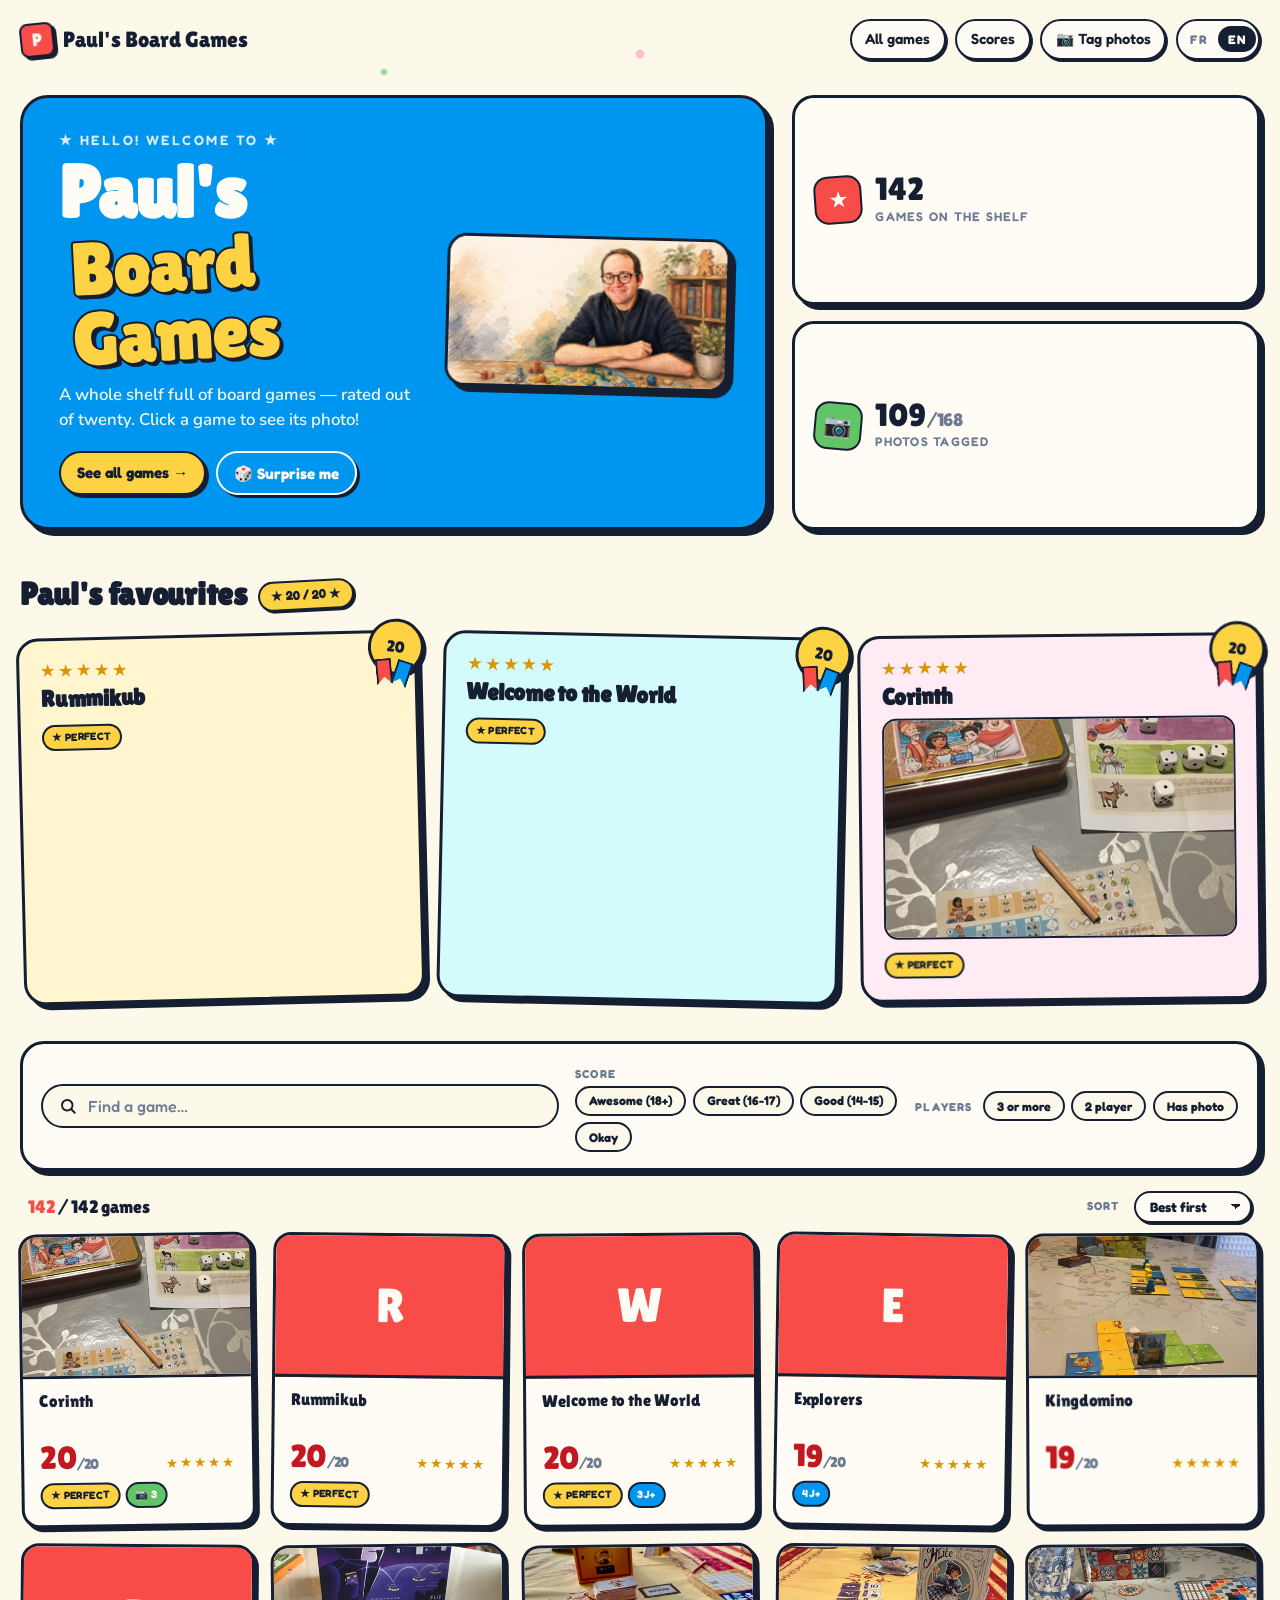
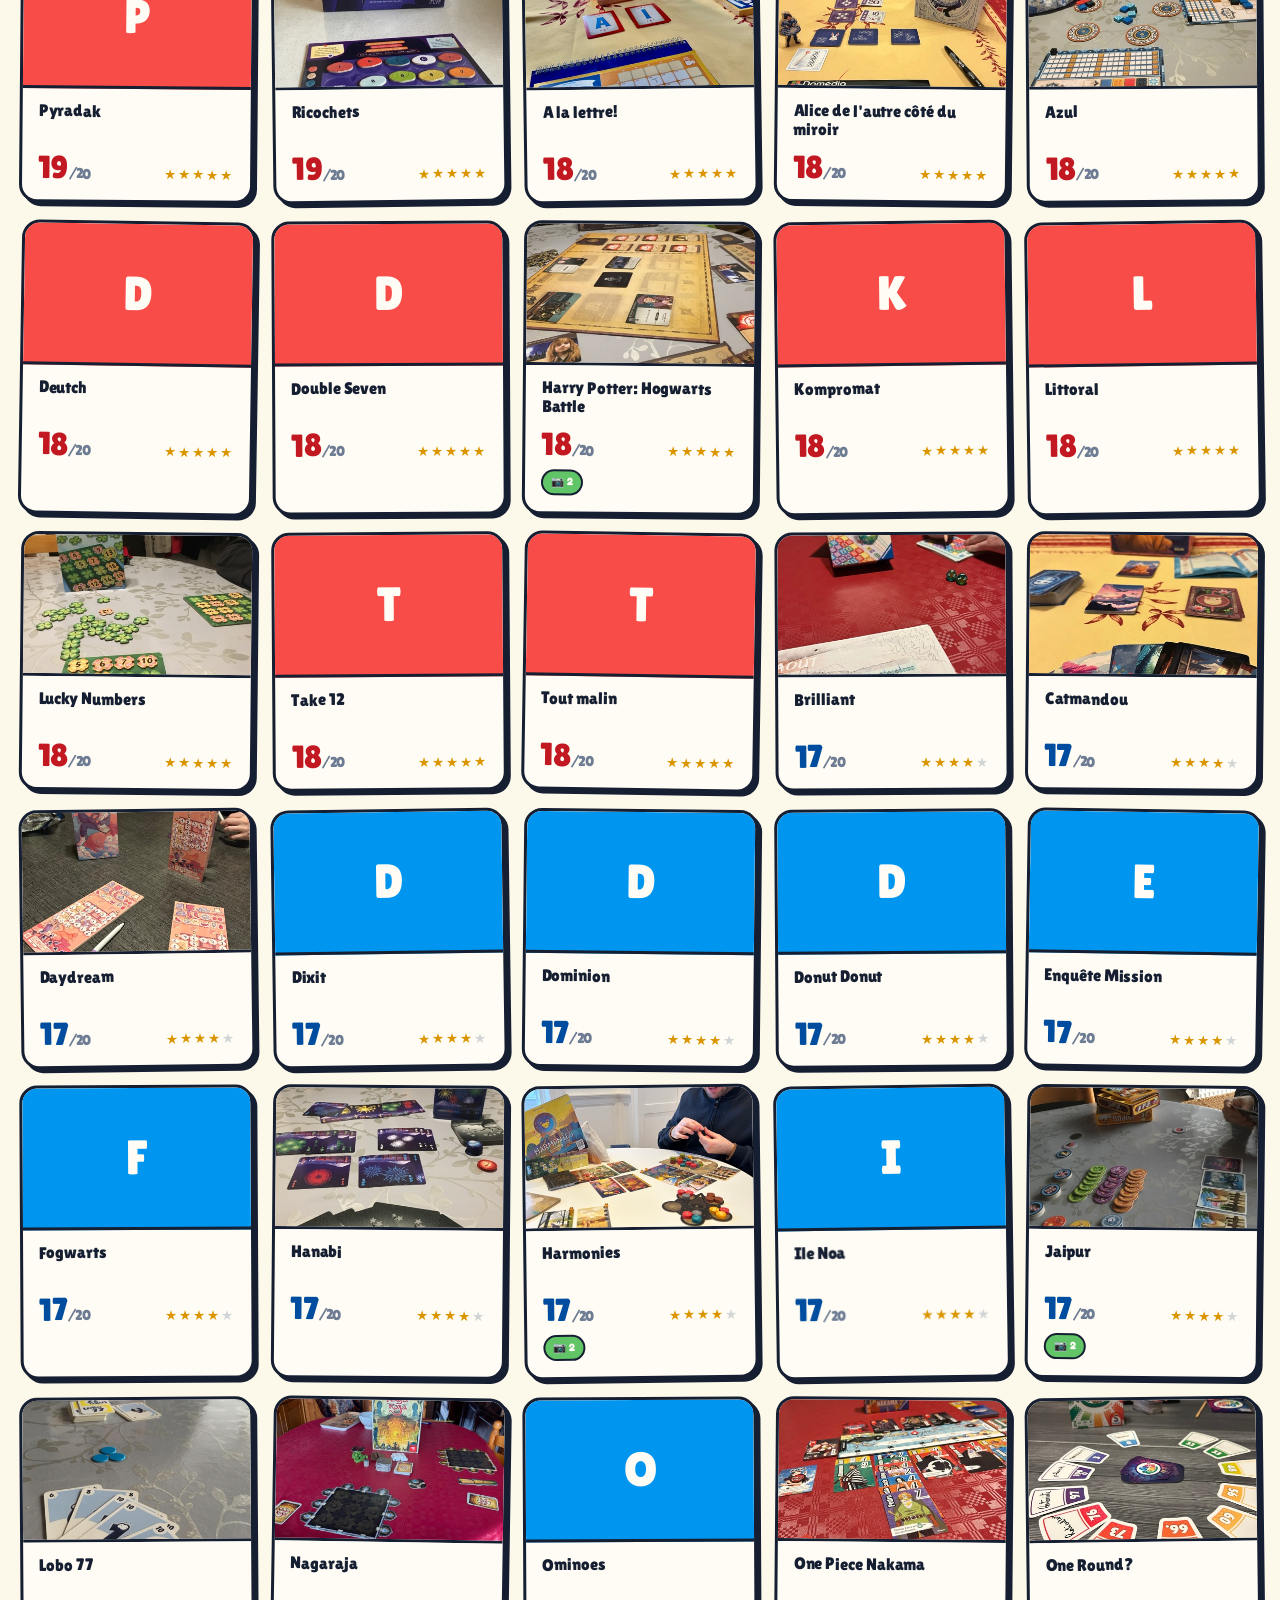
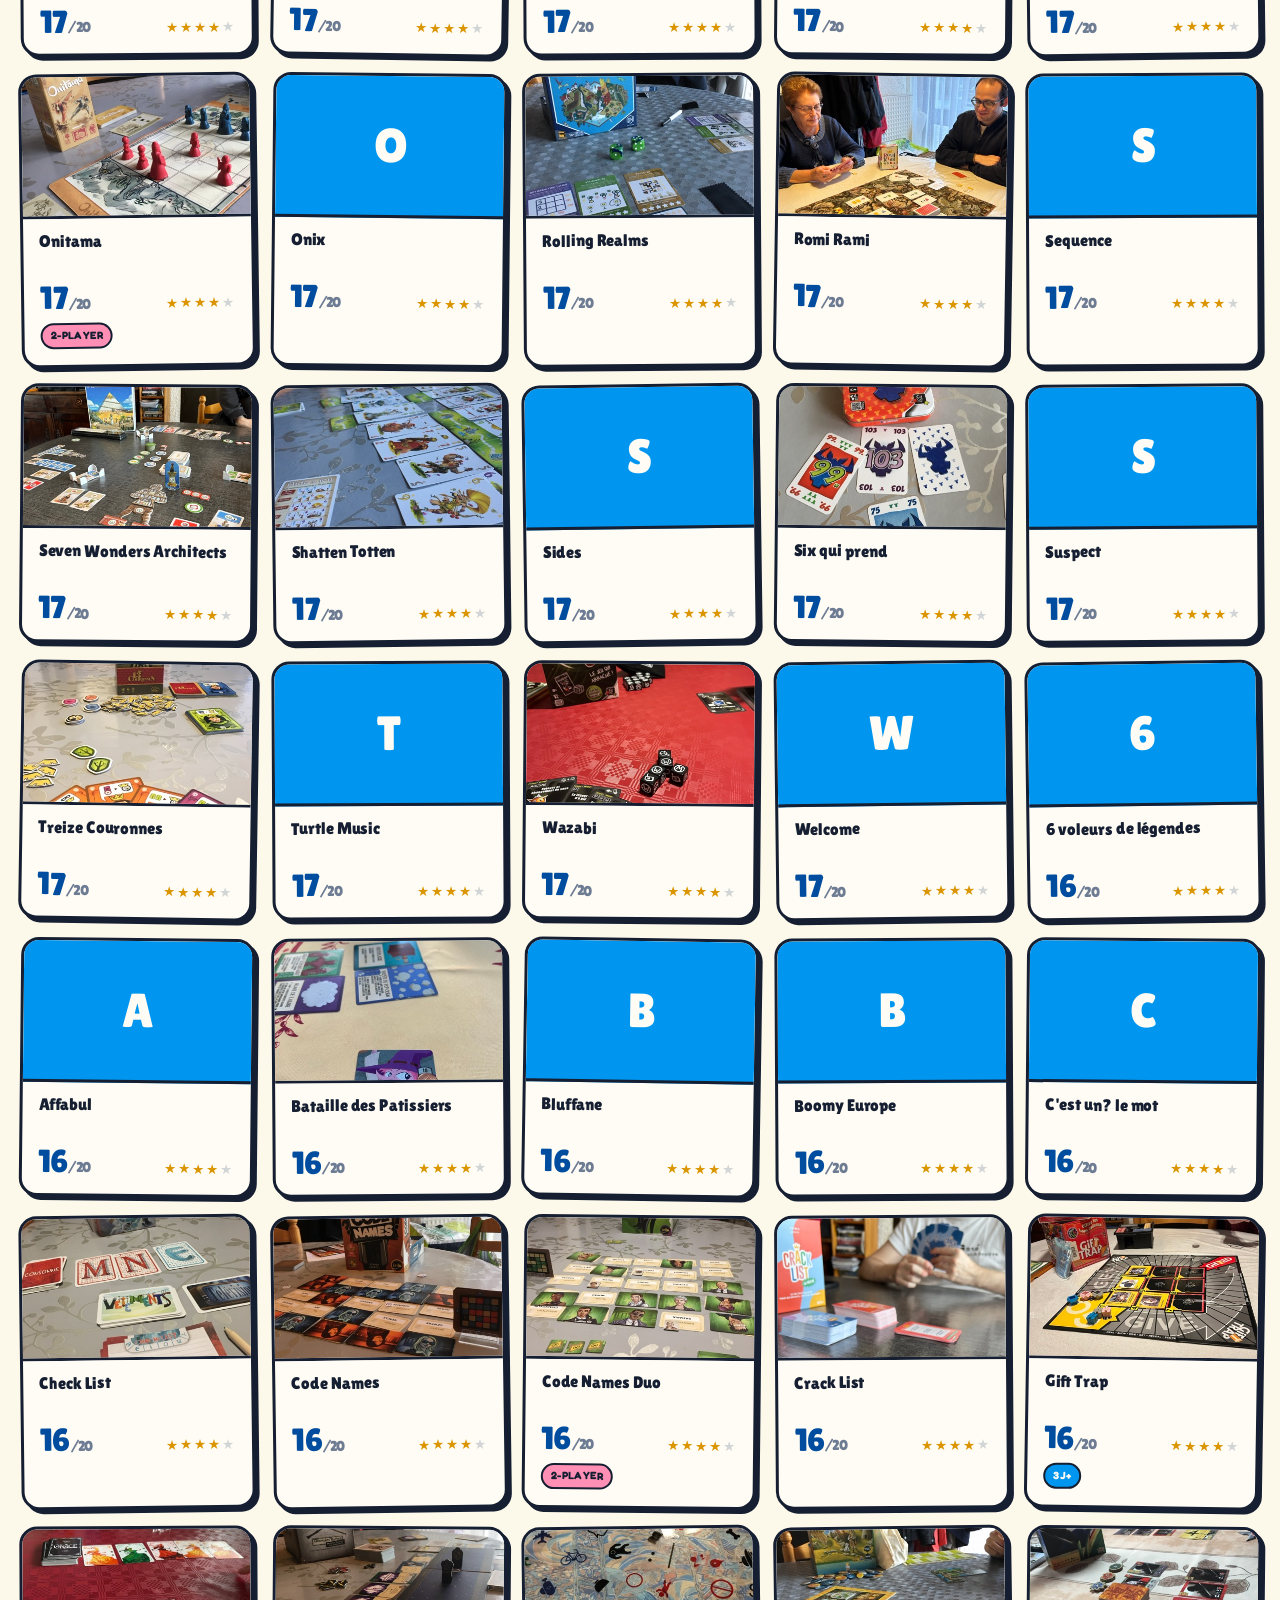
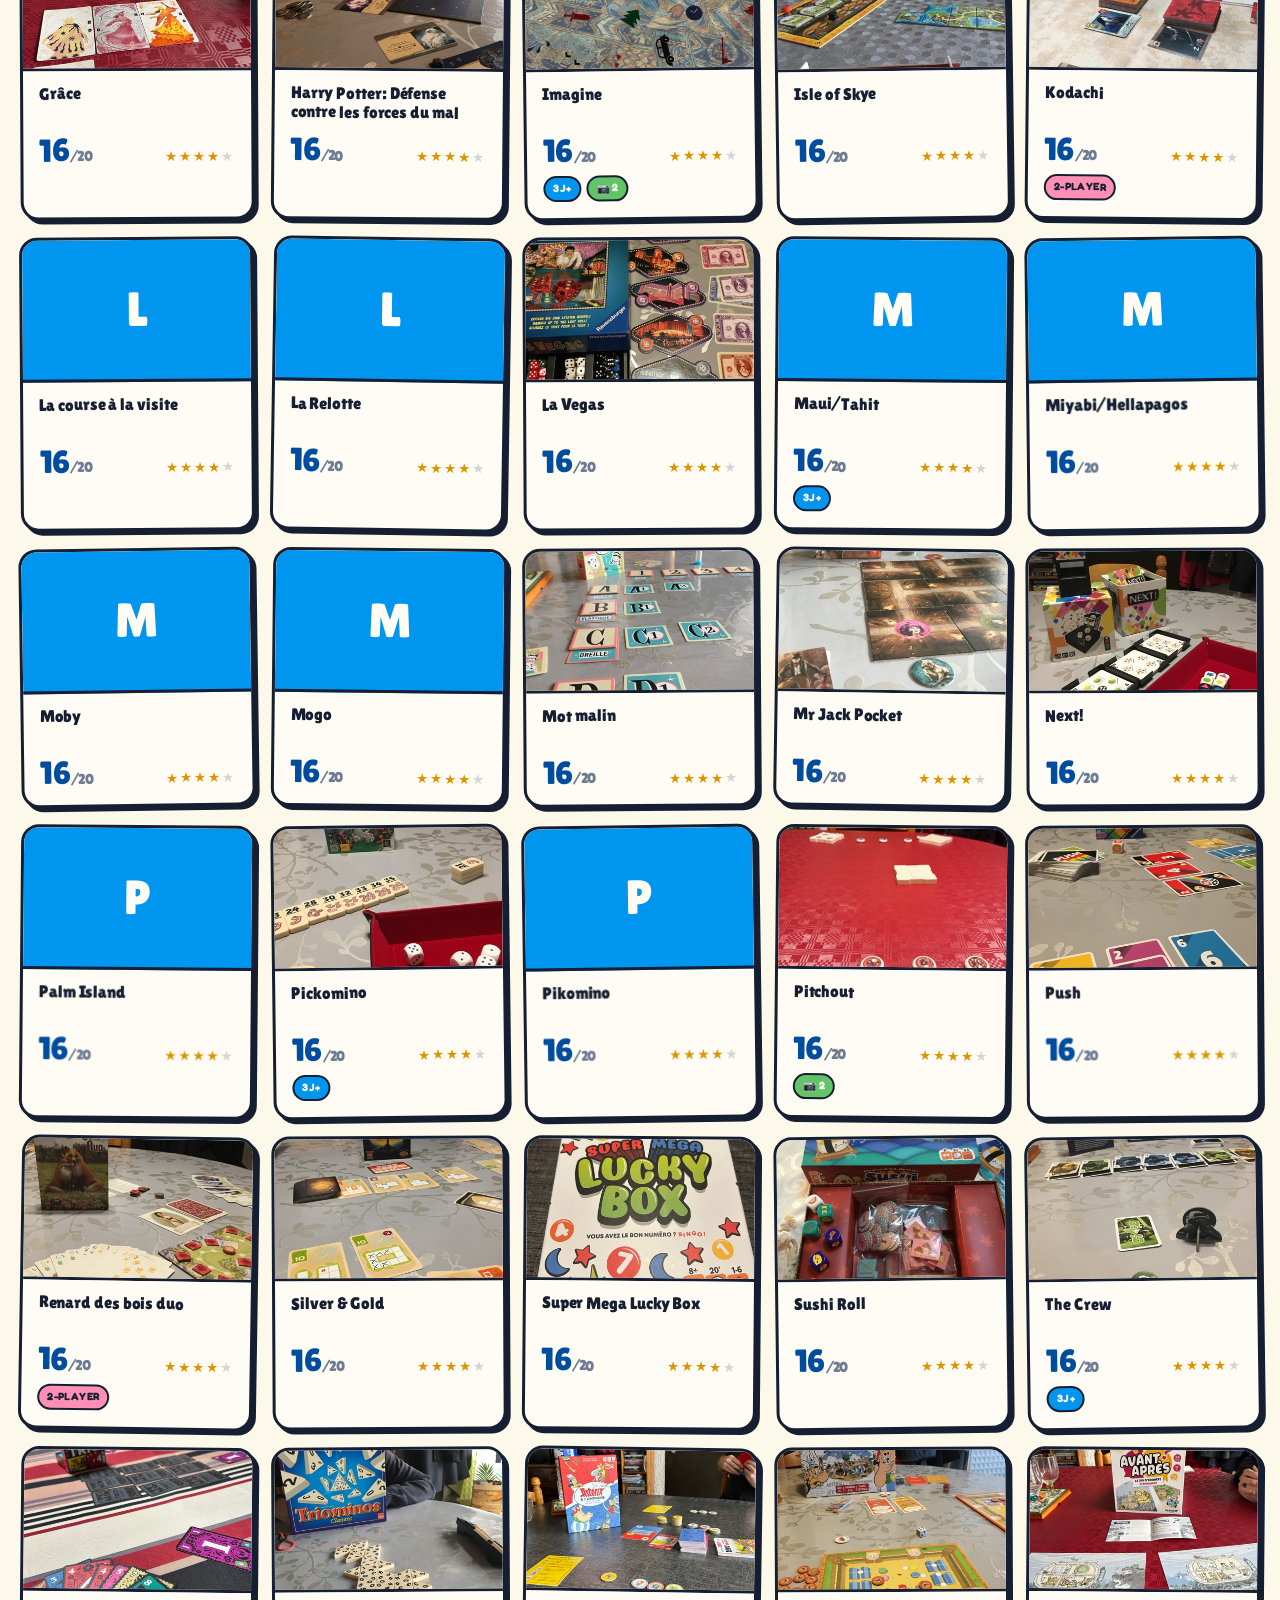
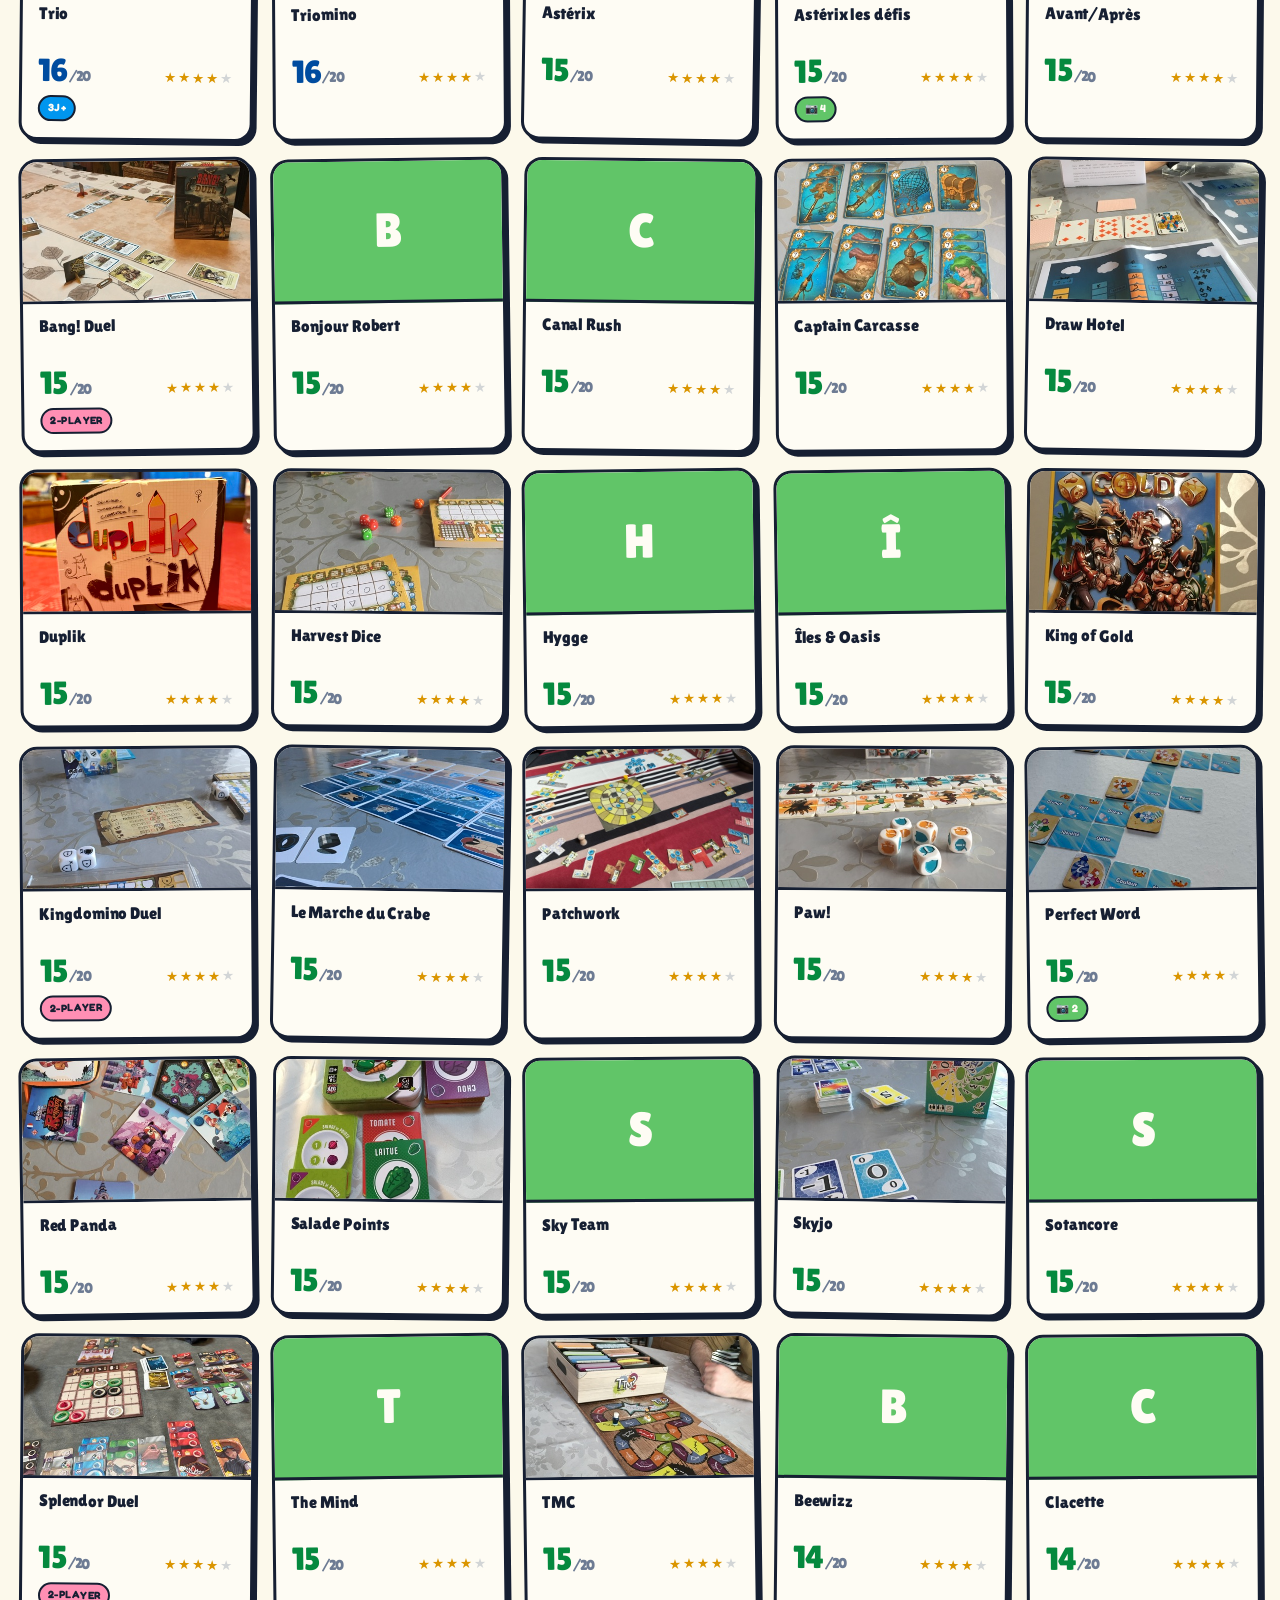
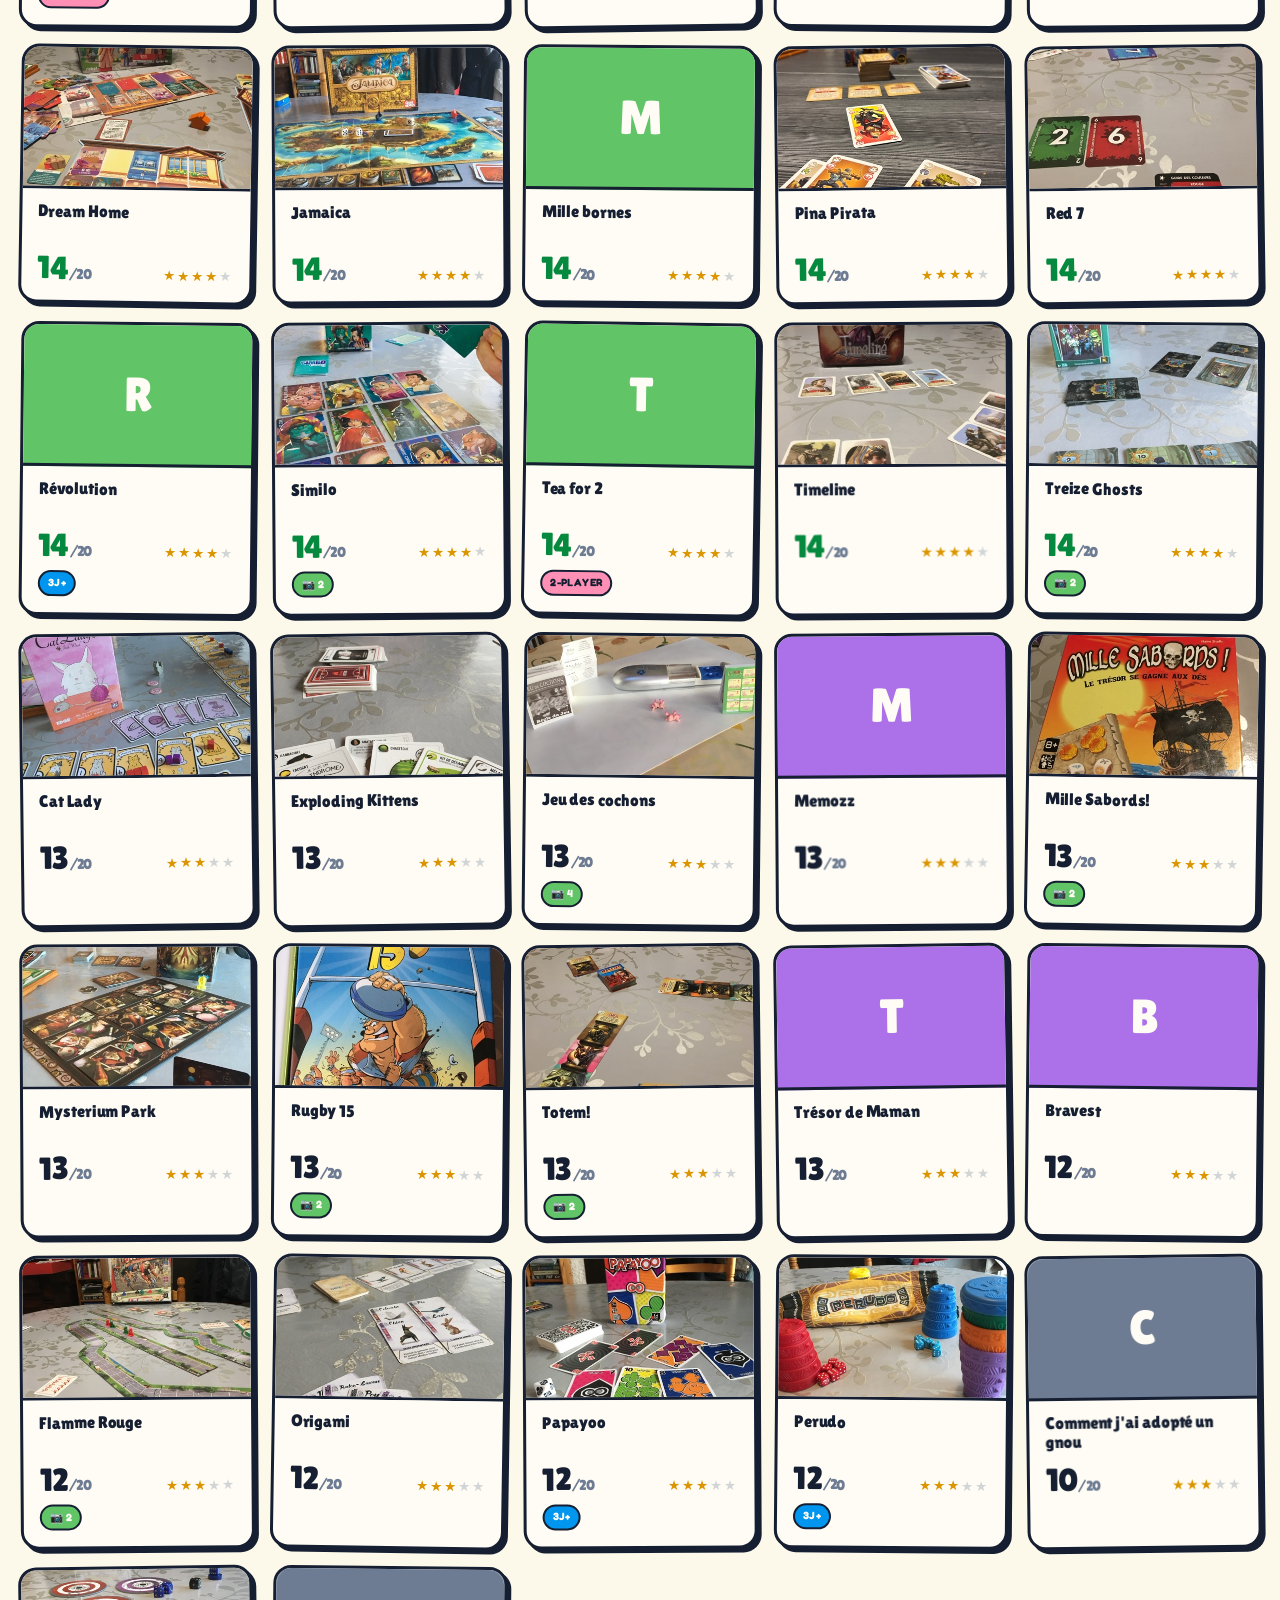
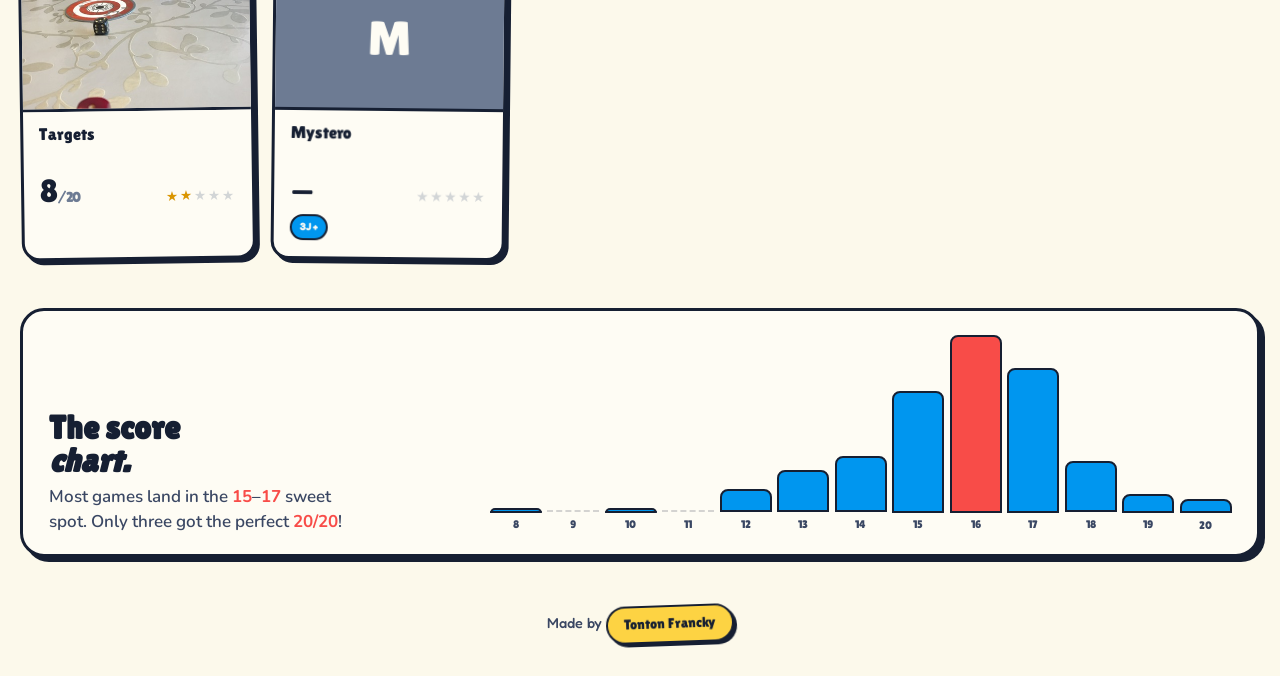
<file: index.html>
<!doctype html>
<html>
<head>
<meta charset="utf-8" />
<meta name="viewport" content="width=device-width,initial-scale=1" />
<title data-i18n="title.index">Paul's Board Games — the collection</title>
<script async src="https://www.googletagmanager.com/gtag/js?id=G-S4ZWQFBRZY"></script>
<script>
  window.dataLayer = window.dataLayer || [];
  function gtag(){dataLayer.push(arguments);}
  gtag('js', new Date());
  gtag('config', 'G-S4ZWQFBRZY');
</script>
<link rel="preconnect" href="https://fonts.googleapis.com">
<link rel="preconnect" href="https://fonts.gstatic.com" crossorigin>
<link href="https://fonts.googleapis.com/css2?family=Lilita+One&family=Fredoka:wght@400..700&family=Nunito:ital,wght@0,400..900;1,400..900&display=swap" rel="stylesheet">
<link rel="stylesheet" href="styles.css" />
</head>
<body>

<div class="wrap">

  <header class="topbar">
    <a href="index.html" class="mark">
      <span class="die">P</span>
      <span data-i18n="brand">Paul's Board Games</span>
    </a>
    <nav class="nav">
      <a href="#collection" data-i18n="nav.all_games">All games</a>
      <a href="#chart" data-i18n="nav.scores">Scores</a>
      <a href="tag.html" data-i18n="nav.tag_photos">📷 Tag photos</a>
      <button class="lang-toggle" id="lang-toggle" type="button" aria-label="Change language">
        <span class="lang-pill" data-lang="fr">FR</span>
        <span class="lang-pill" data-lang="en">EN</span>
      </button>
    </nav>
  </header>

  <section class="hero">
    <div class="hero-card hero-card--portrait">
      <div class="hero-text">
        <p class="hello" data-i18n="hero.kicker">★ Hello! Welcome to ★</p>
        <h1 class="hero-title"><span data-i18n="hero.title.before">Paul's</span> <span class="pop" data-i18n="hero.title.pop">Board Games</span></h1>
        <p class="hero-sub" data-i18n="hero.sub">A whole shelf full of board games — rated out of twenty. Click a game to see its photo!</p>
        <div class="hero-actions">
          <a class="btn primary" href="#collection" data-i18n="hero.see_all">See all games →</a>
          <button class="btn ghost" id="surprise-btn" data-i18n="hero.surprise">🎲 Surprise me</button>
        </div>
      </div>
      <figure class="hero-portrait">
        <img src="images/hero/paul.jpg" alt="Paul à sa table de jeux" loading="eager" />
      </figure>
    </div>

    <div class="stat-stack">
      <div class="stat-card a">
        <div class="icon">★</div>
        <div>
          <div class="big" id="stat-count">140</div>
          <div class="lbl" data-i18n="stat.games">games on the shelf</div>
        </div>
      </div>
      <div class="stat-card b">
        <div class="icon">📷</div>
        <div>
          <div class="big" id="stat-photos">0<span class="small">/165</span></div>
          <div class="lbl" data-i18n="stat.photos">photos tagged</div>
        </div>
      </div>
    </div>
  </section>

  <section class="shelf">
    <div class="shelf-head">
      <h2 data-i18n="shelf.favs">Paul's favourites</h2>
      <span class="pill" data-i18n="shelf.perfect">★ 20 / 20 ★</span>
    </div>
    <div class="trophies" id="trophies"></div>
  </section>

  <section id="collection" class="filter-strip">
    <div class="field-search">
      <svg width="18" height="18" viewBox="0 0 24 24" fill="none" stroke="currentColor" stroke-width="2.5" stroke-linecap="round" stroke-linejoin="round"><circle cx="11" cy="11" r="7"/><path d="M21 21l-4.3-4.3"/></svg>
      <input id="search" type="search" data-i18n-placeholder="filter.search" placeholder="Find a game…" autocomplete="off" />
    </div>
    <div>
      <span class="field-label" data-i18n="filter.score">Score</span>
      <div class="chips" id="tier-chips" style="display:inline-flex">
        <button class="chip" aria-pressed="false" data-tier="excellent" data-i18n="filter.tier.excellent">Awesome (18+)</button>
        <button class="chip" aria-pressed="false" data-tier="great" data-i18n="filter.tier.great">Great (16-17)</button>
        <button class="chip" aria-pressed="false" data-tier="good" data-i18n="filter.tier.good">Good (14-15)</button>
        <button class="chip" aria-pressed="false" data-tier="okay" data-i18n="filter.tier.okay">Okay</button>
      </div>
    </div>
    <div>
      <span class="field-label" data-i18n="filter.players">Players</span>
      <div class="chips" id="player-chips" style="display:inline-flex">
        <button class="chip" aria-pressed="false" data-players="3j+" data-i18n="filter.players.3plus">3 or more</button>
        <button class="chip" aria-pressed="false" data-players="duo" data-i18n="filter.players.2">2 player</button>
        <button class="chip" aria-pressed="false" data-players="hasphoto" data-i18n="filter.players.hasphoto">Has photo</button>
      </div>
    </div>
  </section>

  <div class="ribbon">
    <span class="count"><em id="visible-count">140</em> / <span id="total-count">140</span> <span data-i18n="ribbon.games_count">games</span></span>
    <div class="sort">
      <span class="field-label" data-i18n="ribbon.sort">Sort</span>
      <select id="sort">
        <option value="rating-desc" data-i18n="sort.best">Best first</option>
        <option value="rating-asc" data-i18n="sort.worst">Worst first</option>
        <option value="alpha" data-i18n="sort.alpha">A → Z</option>
        <option value="random" data-i18n="sort.shuffle">Shuffle</option>
      </select>
    </div>
  </div>

  <div id="grid" class="sticker-grid"></div>

  <section id="chart" class="chart-section">
    <div>
      <h2><span data-i18n="chart.title">The score</span><br/><em data-i18n="chart.title.line2">chart.</em></h2>
      <p id="chart-body"></p>
    </div>
    <div class="bars" id="bars"></div>
  </section>

  <div class="foot">
    <span data-i18n="foot.made_by">Made by</span>
    <a class="by" href="https://tontonfrancky.com" target="_blank" rel="noopener">Tonton Francky</a>
  </div>

</div>

<script src="i18n.js"></script>
<script src="data.js"></script>
<script>
const $ = (s, r) => (r || document).querySelector(s);
const $$ = (s, r) => Array.from((r || document).querySelectorAll(s));
const state = { q: '', tiers: new Set(), players: null, sort: 'rating-desc' };

function computeStats() {
  $('#stat-count').textContent = GAMES.length;
  $('#stat-photos').innerHTML = taggedCount() + '<span class="small">/' + IMAGES.length + '</span>';
}

function renderTrophies() {
  const gems = GAMES.filter(g => g.rating === 20);
  $('#trophies').innerHTML = gems.map(g => {
    const slug = slugify(g.name);
    const photos = imagesForGame(slug);
    const photoTag = photos.length ? `<img class="trophy-photo" src="images/thumb/${photos[0]}" alt="${g.name}" loading="lazy"/>` : '';
    return `<a class="trophy" href="game.html?slug=${slug}">
      <div class="medal">20</div>
      <div class="stars">★★★★★</div>
      <h3>${g.name}</h3>
      ${photoTag}
      <div class="tag-row"><span class="tag gold">${t('tag.perfect')}</span></div>
    </a>`;
  }).join('');
}

function renderChart() {
  const counts = {};
  for (let i = 8; i <= 20; i++) counts[i] = 0;
  GAMES.forEach(g => { if (g.rating != null && counts[g.rating] != null) counts[g.rating]++; });
  const max = Math.max(...Object.values(counts));
  const peak = +Object.entries(counts).reduce((a,b) => b[1] > a[1] ? b : a)[0];
  $('#bars').innerHTML = Object.entries(counts).map(([k, v], i) => {
    const h = max ? (v / max * 100) : 0;
    const isPeak = +k === peak;
    const cls = v === 0 ? 'zero' : (isPeak ? 'peak' : '');
    return `<div class="bar ${cls}" style="height:${h || 3}%; --i:${i};" title="${k}/20">
      <span class="bar-count">${v}</span>
      <span class="bar-label">${k}</span>
    </div>`;
  }).join('');
  $('#chart-body').innerHTML = t('chart.body', { a: '<strong>15</strong>', b: '<strong>17</strong>', c: '<strong>20/20</strong>' });
}

function visibleList() {
  const q = norm(state.q.trim());
  return GAMES.filter(g => {
    if (q && !norm(g.name).includes(q)) return false;
    if (state.tiers.size > 0 && !state.tiers.has(tierOf(g.rating))) return false;
    if (state.players === '3j+' && !is3plus(g)) return false;
    if (state.players === 'duo' && !isDuo(g)) return false;
    if (state.players === 'hasphoto' && imagesForGame(slugify(g.name)).length === 0) return false;
    return true;
  });
}

function sortGames(list) {
  const arr = [...list];
  switch (state.sort) {
    case 'rating-desc': arr.sort((a,b) => (b.rating ?? -1) - (a.rating ?? -1) || a.name.localeCompare(b.name, 'fr')); break;
    case 'rating-asc': arr.sort((a,b) => (a.rating ?? 99) - (b.rating ?? 99) || a.name.localeCompare(b.name, 'fr')); break;
    case 'alpha': arr.sort((a,b) => a.name.localeCompare(b.name, 'fr')); break;
    case 'random':
      for (let i = arr.length - 1; i > 0; i--) {
        const j = Math.floor(Math.random() * (i+1));
        [arr[i], arr[j]] = [arr[j], arr[i]];
      }
      break;
  }
  return arr;
}

function renderGrid() {
  const list = sortGames(visibleList());
  const grid = $('#grid');
  if (!list.length) {
    grid.innerHTML = `<div class="empty-state">${t('empty.title')}<span>${t('empty.hint')}</span></div>`;
  } else {
    grid.innerHTML = list.map((g, i) => {
      const tier = tierOf(g.rating);
      const slug = slugify(g.name);
      const photos = imagesForGame(slug);
      const photo = photos.length
        ? `<img class="photo" src="images/thumb/${photos[0]}" alt="${g.name}" loading="lazy" />`
        : `<div class="photo-placeholder">${g.name.charAt(0).toUpperCase()}</div>`;
      const score = g.rating == null ? '—' : `${g.rating}<span class="denom">/20</span>`;
      const tags = [];
      if (g.rating === 20) tags.push(`<span class="tag gold">${t('tag.perfect')}</span>`);
      if (g.remarks && /3j|4j/i.test(g.remarks)) tags.push(`<span class="tag players">${g.remarks.toUpperCase()}</span>`);
      if (isDuo(g)) tags.push(`<span class="tag duo">${t('tag.2player')}</span>`);
      if (photos.length > 1) tags.push(`<span class="tag photo-count">📷 ${photos.length}</span>`);
      return `<a class="game" data-tier="${tier}" href="game.html?slug=${slug}" style="animation: barIn .35s cubic-bezier(.34,1.56,.64,1) ${Math.min(i*15, 700)}ms backwards;">
        ${photo}
        <div class="body">
          <div class="name">${g.name}</div>
          <div class="score-row">
            <span class="score">${score}</span>
            <span class="stars">${stars(g.rating)}</span>
          </div>
          ${tags.length ? `<div class="tags">${tags.join('')}</div>` : ''}
        </div>
      </a>`;
    }).join('');
  }
  $('#visible-count').textContent = list.length;
  $('#total-count').textContent = GAMES.length;
}

function refreshLangToggle() {
  $$('.lang-pill').forEach(el => el.classList.toggle('active', el.dataset.lang === getLang()));
}

function rerenderAll() {
  applyI18n();
  document.title = t('title.index');
  refreshLangToggle();
  renderTrophies();
  renderChart();
  renderGrid();
}

function bind() {
  let t1;
  $('#search').addEventListener('input', e => {
    clearTimeout(t1);
    t1 = setTimeout(() => { state.q = e.target.value; renderGrid(); }, 120);
  });
  $$('#tier-chips .chip').forEach(b => b.addEventListener('click', () => {
    const tier = b.dataset.tier;
    if (state.tiers.has(tier)) state.tiers.delete(tier); else state.tiers.add(tier);
    b.setAttribute('aria-pressed', state.tiers.has(tier));
    renderGrid();
  }));
  $$('#player-chips .chip').forEach(b => b.addEventListener('click', () => {
    const v = b.dataset.players;
    state.players = state.players === v ? null : v;
    $$('#player-chips .chip').forEach(x => x.setAttribute('aria-pressed', x.dataset.players === state.players));
    renderGrid();
  }));
  $('#sort').addEventListener('change', e => { state.sort = e.target.value; renderGrid(); });
  $('#surprise-btn').addEventListener('click', () => {
    const rated = GAMES.filter(g => g.rating != null);
    const pick = rated[Math.floor(Math.random() * rated.length)];
    location.href = 'game.html?slug=' + slugify(pick.name);
  });
  $('#lang-toggle').addEventListener('click', () => {
    setLang(getLang() === 'fr' ? 'en' : 'fr');
    rerenderAll();
  });

  const counter = $('#stat-count');
  const target = parseInt(counter.textContent, 10);
  const t0 = performance.now();
  const dur = 900;
  (function tick(now) {
    const p = Math.min(1, (now - t0) / dur);
    const eased = 1 - Math.pow(1 - p, 4);
    counter.textContent = Math.round(target * eased);
    if (p < 1) requestAnimationFrame(tick); else counter.textContent = target;
  })(performance.now());
}

computeStats();
rerenderAll();
bind();
</script>
</body>
</html>
</file>
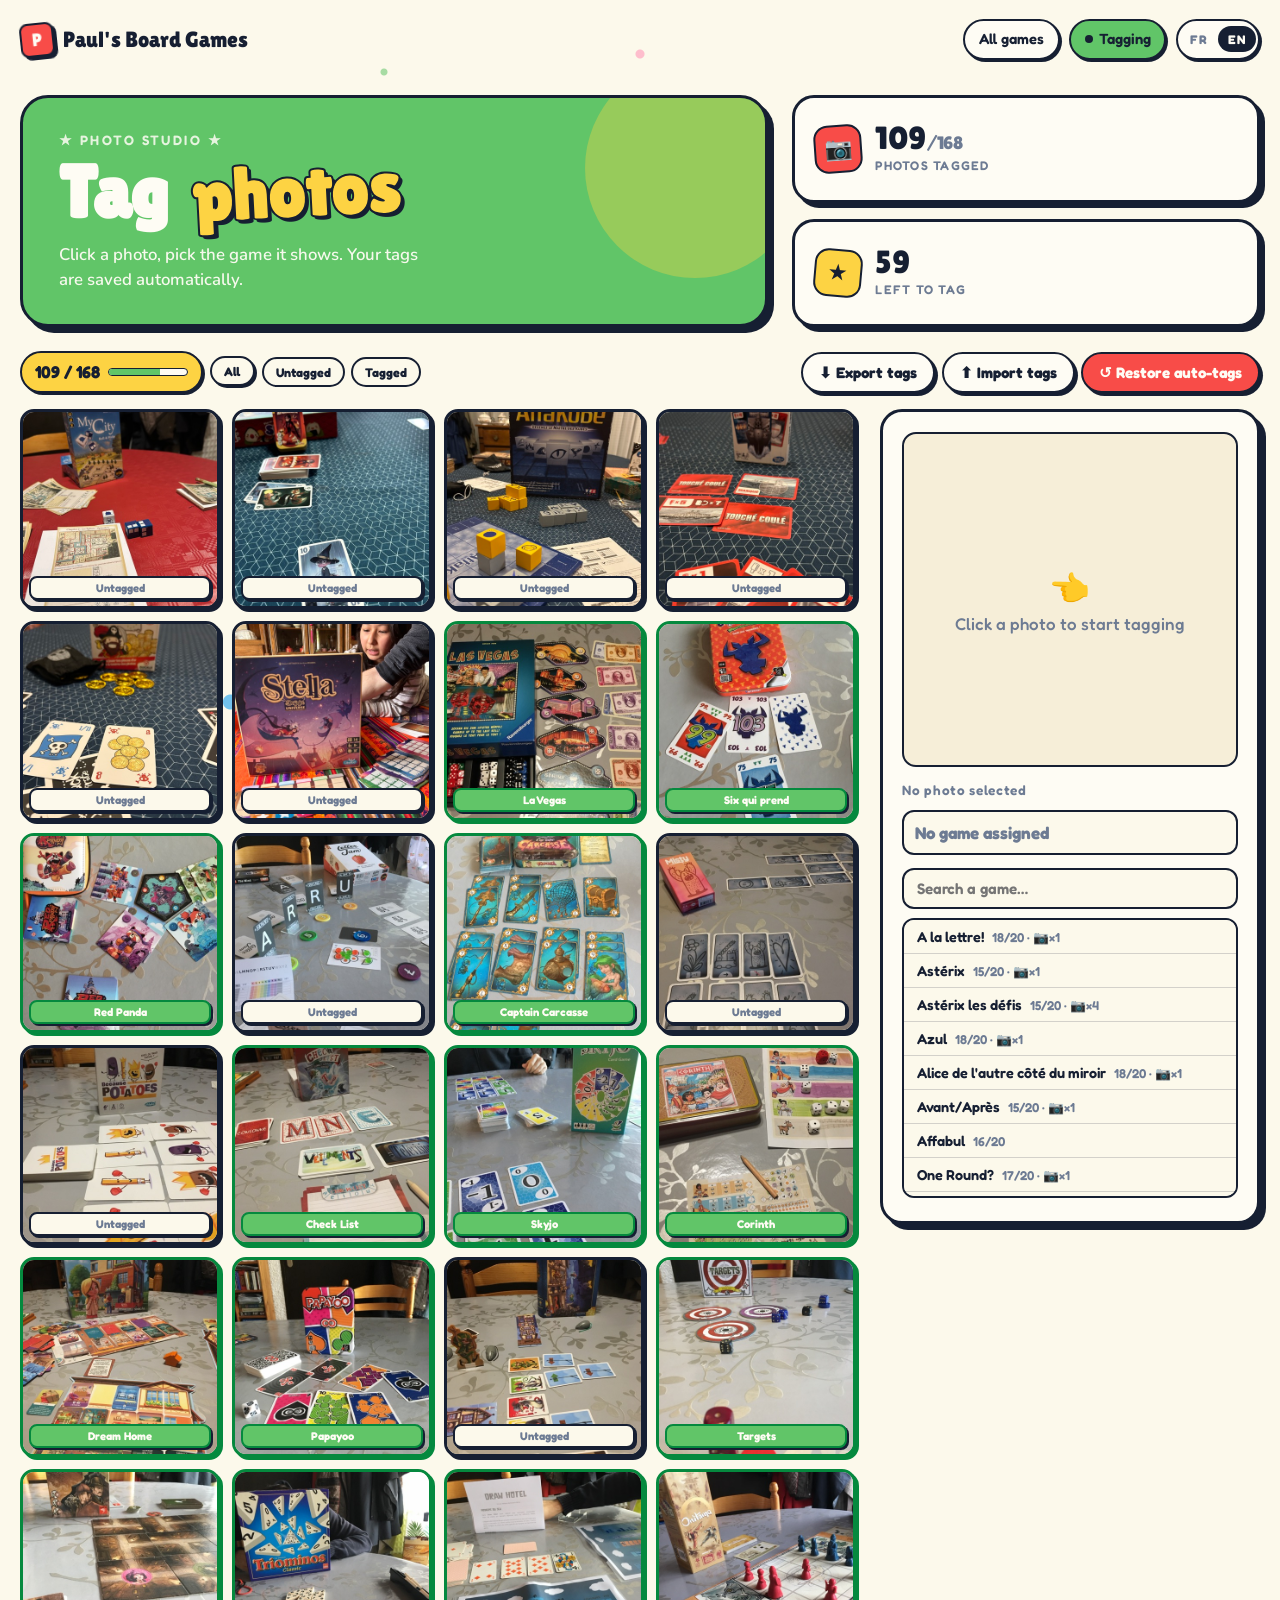
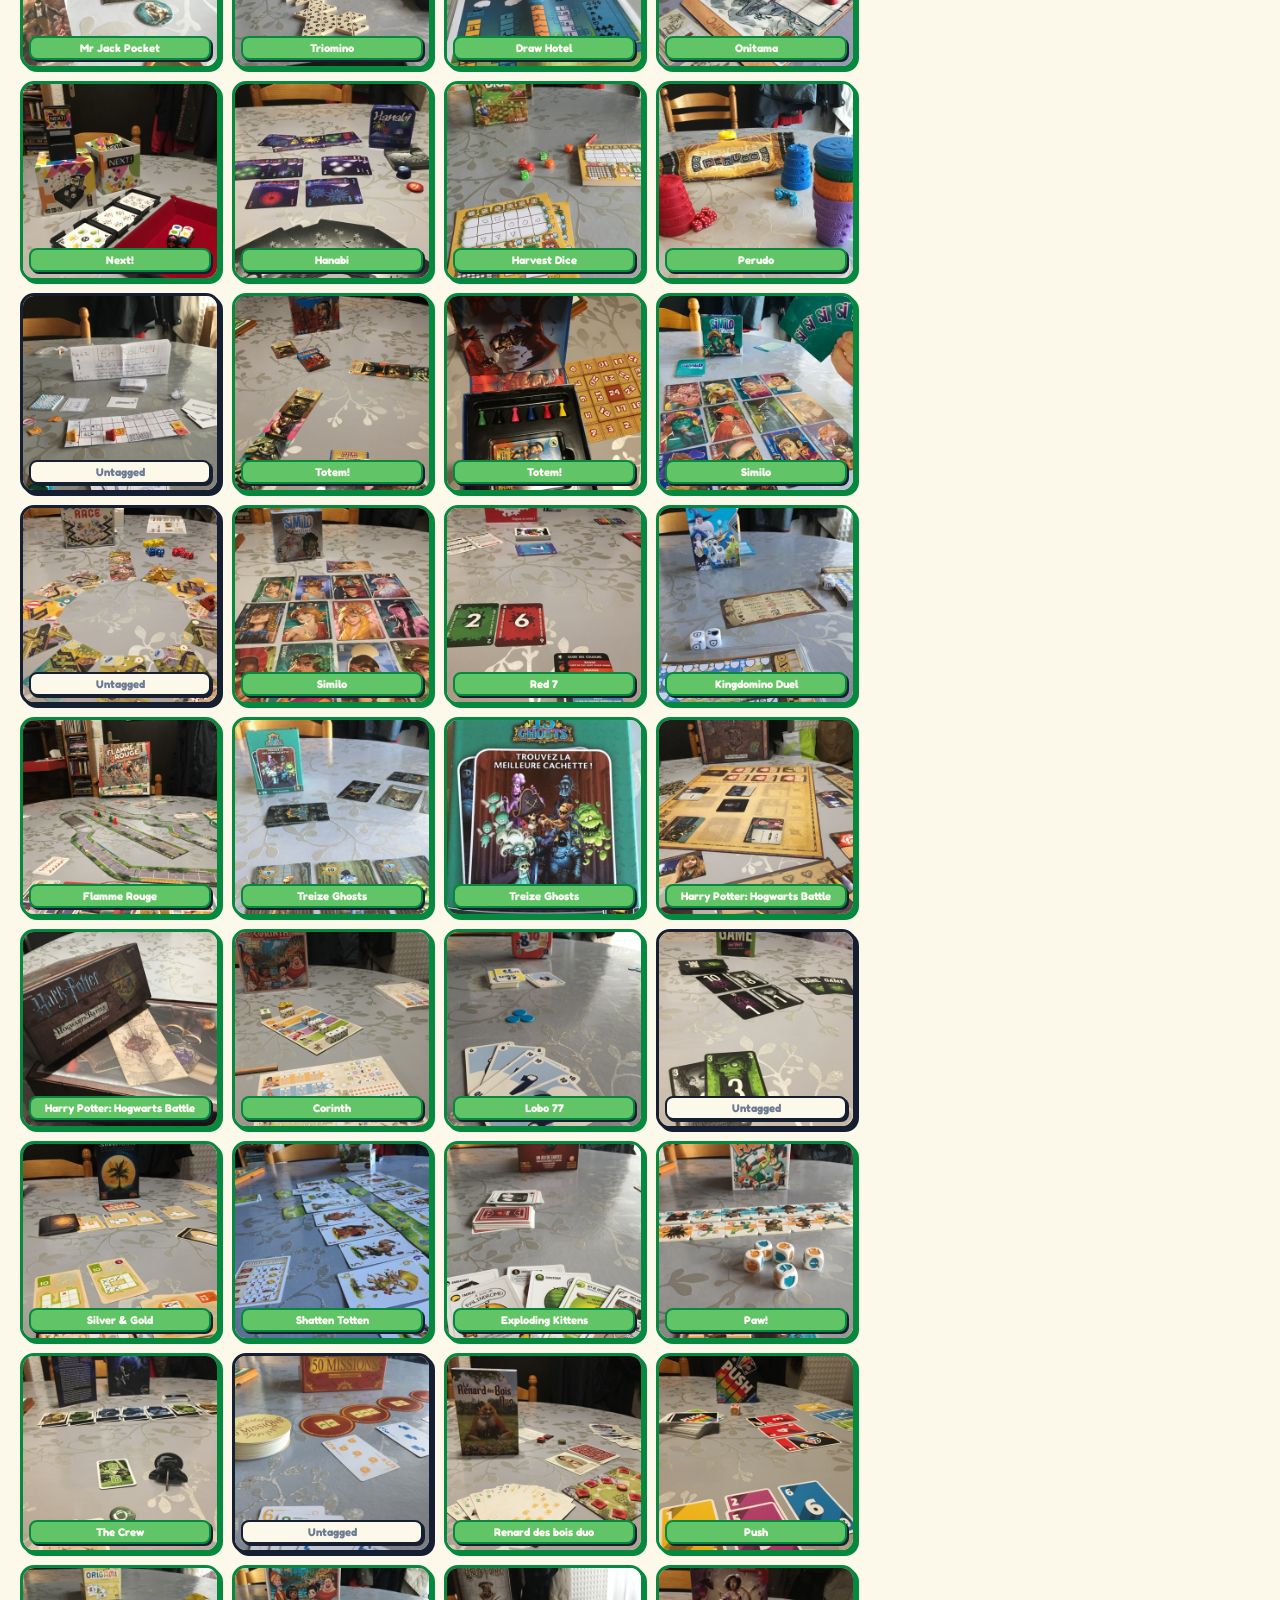
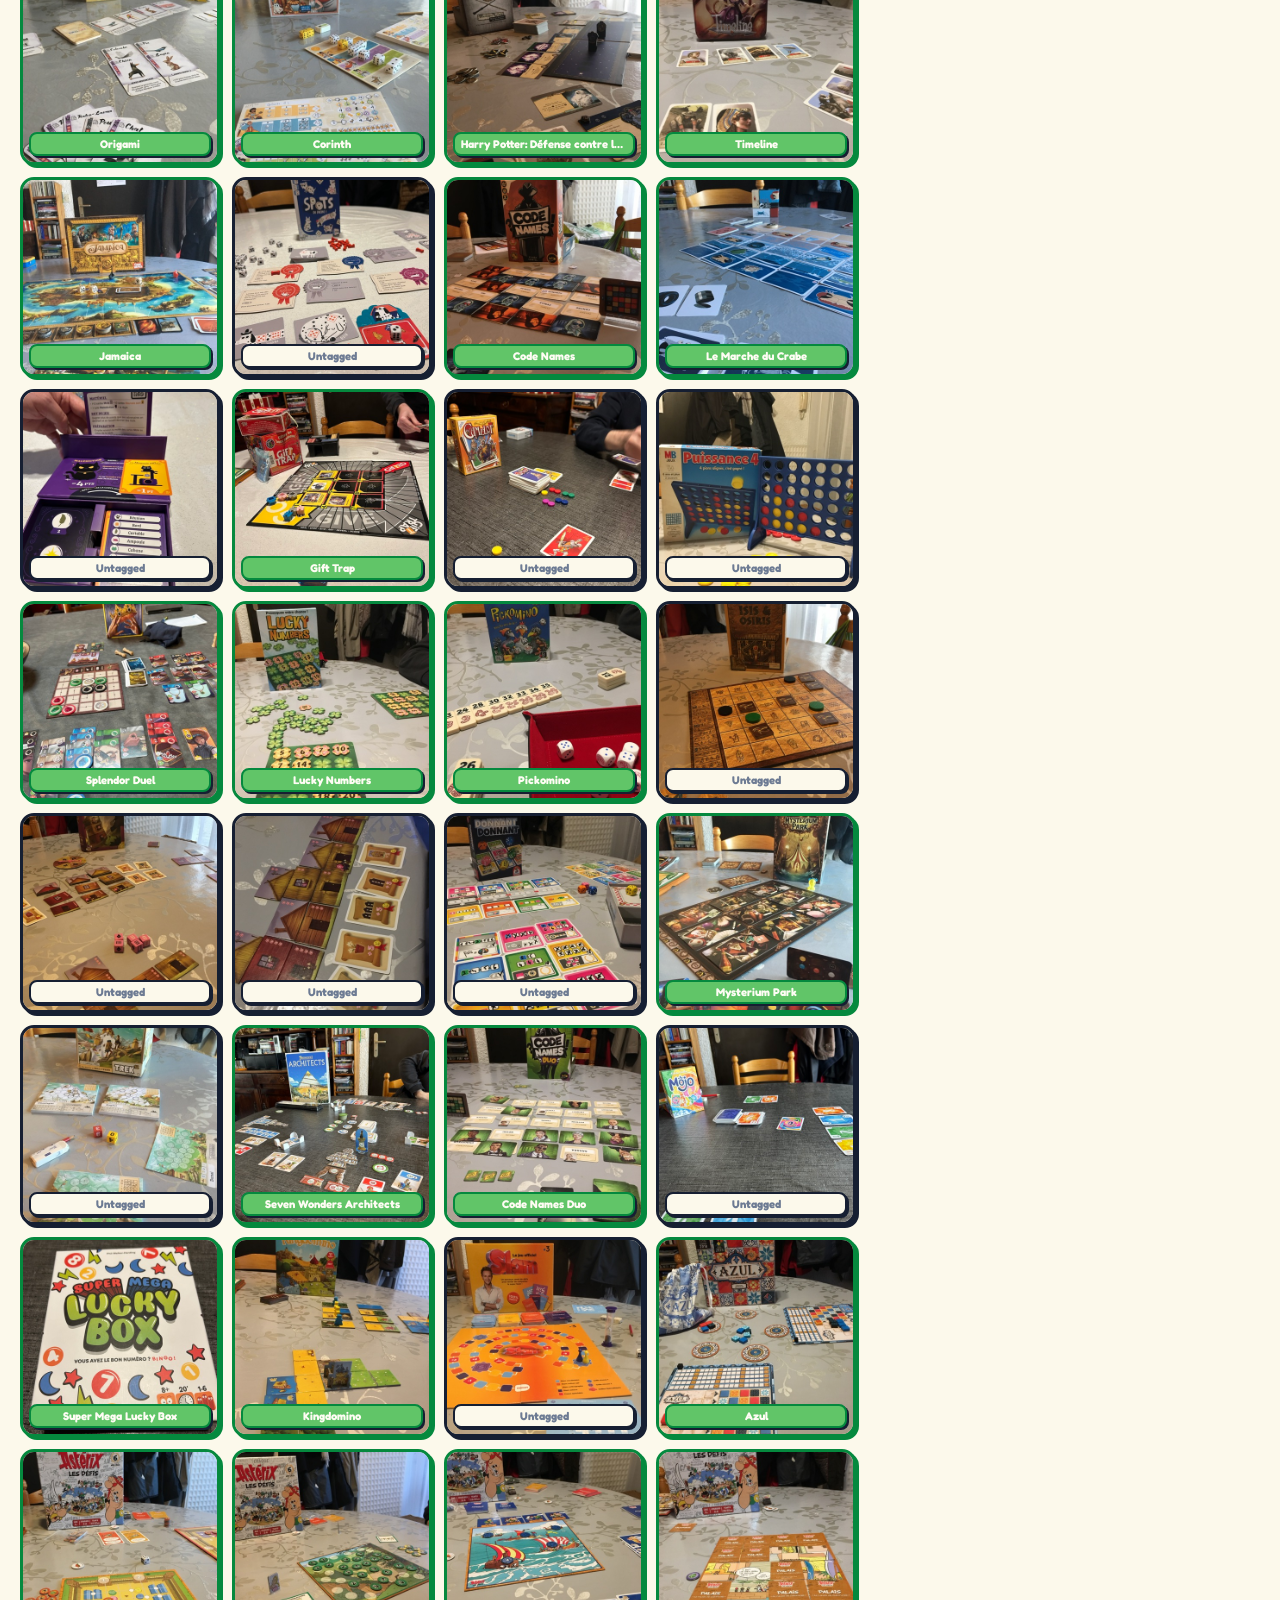
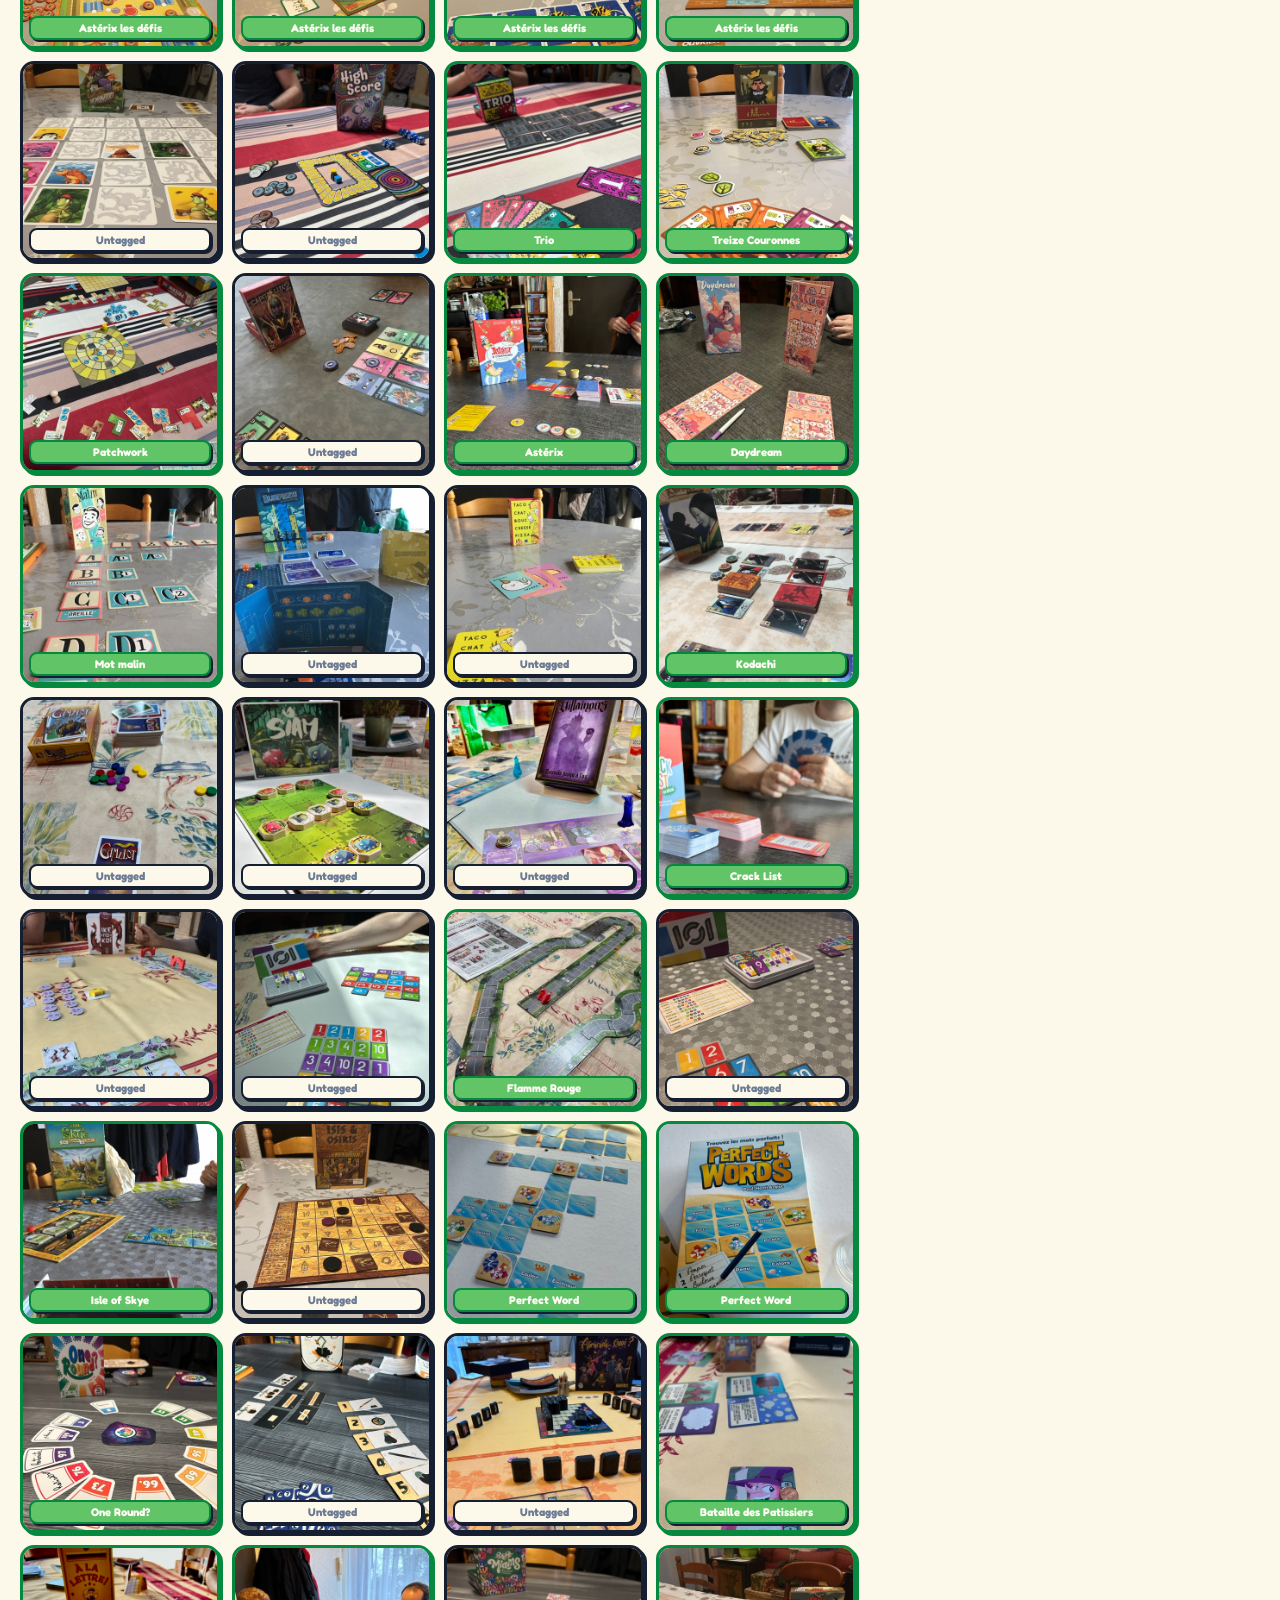
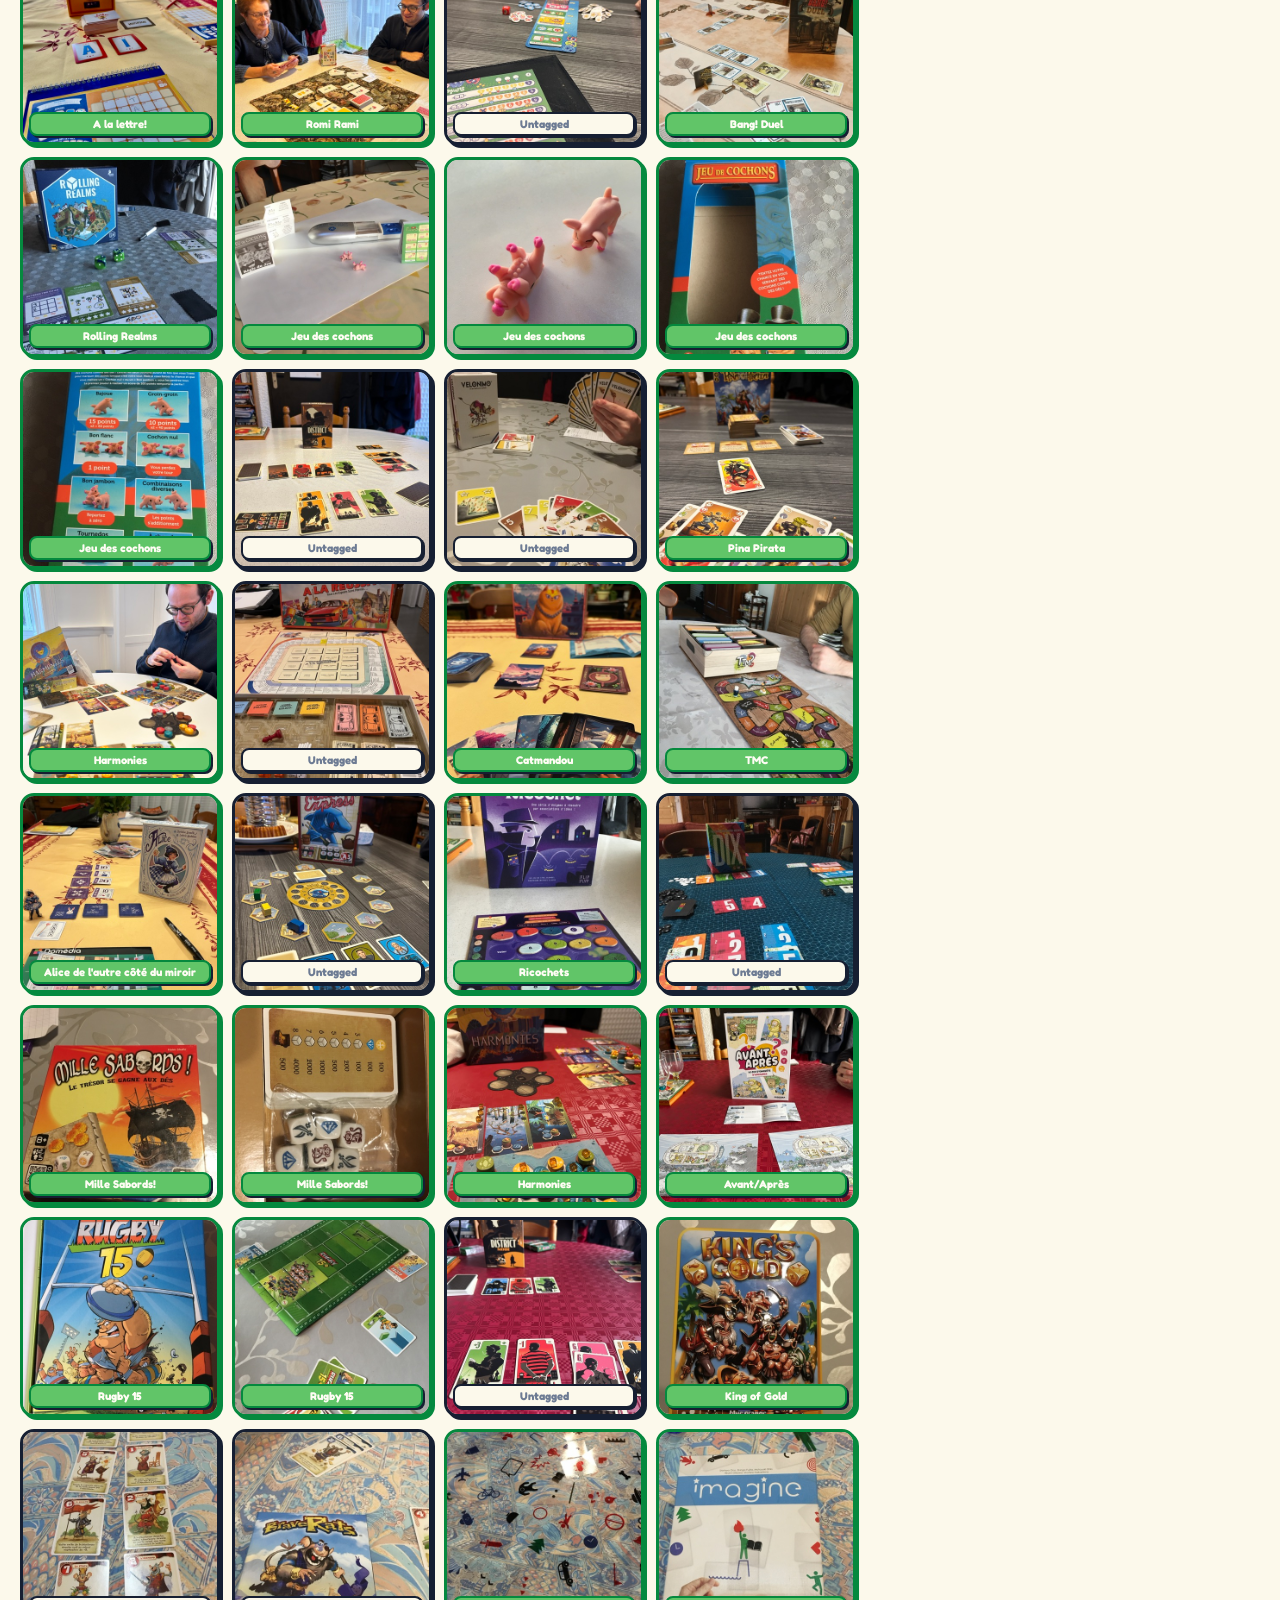
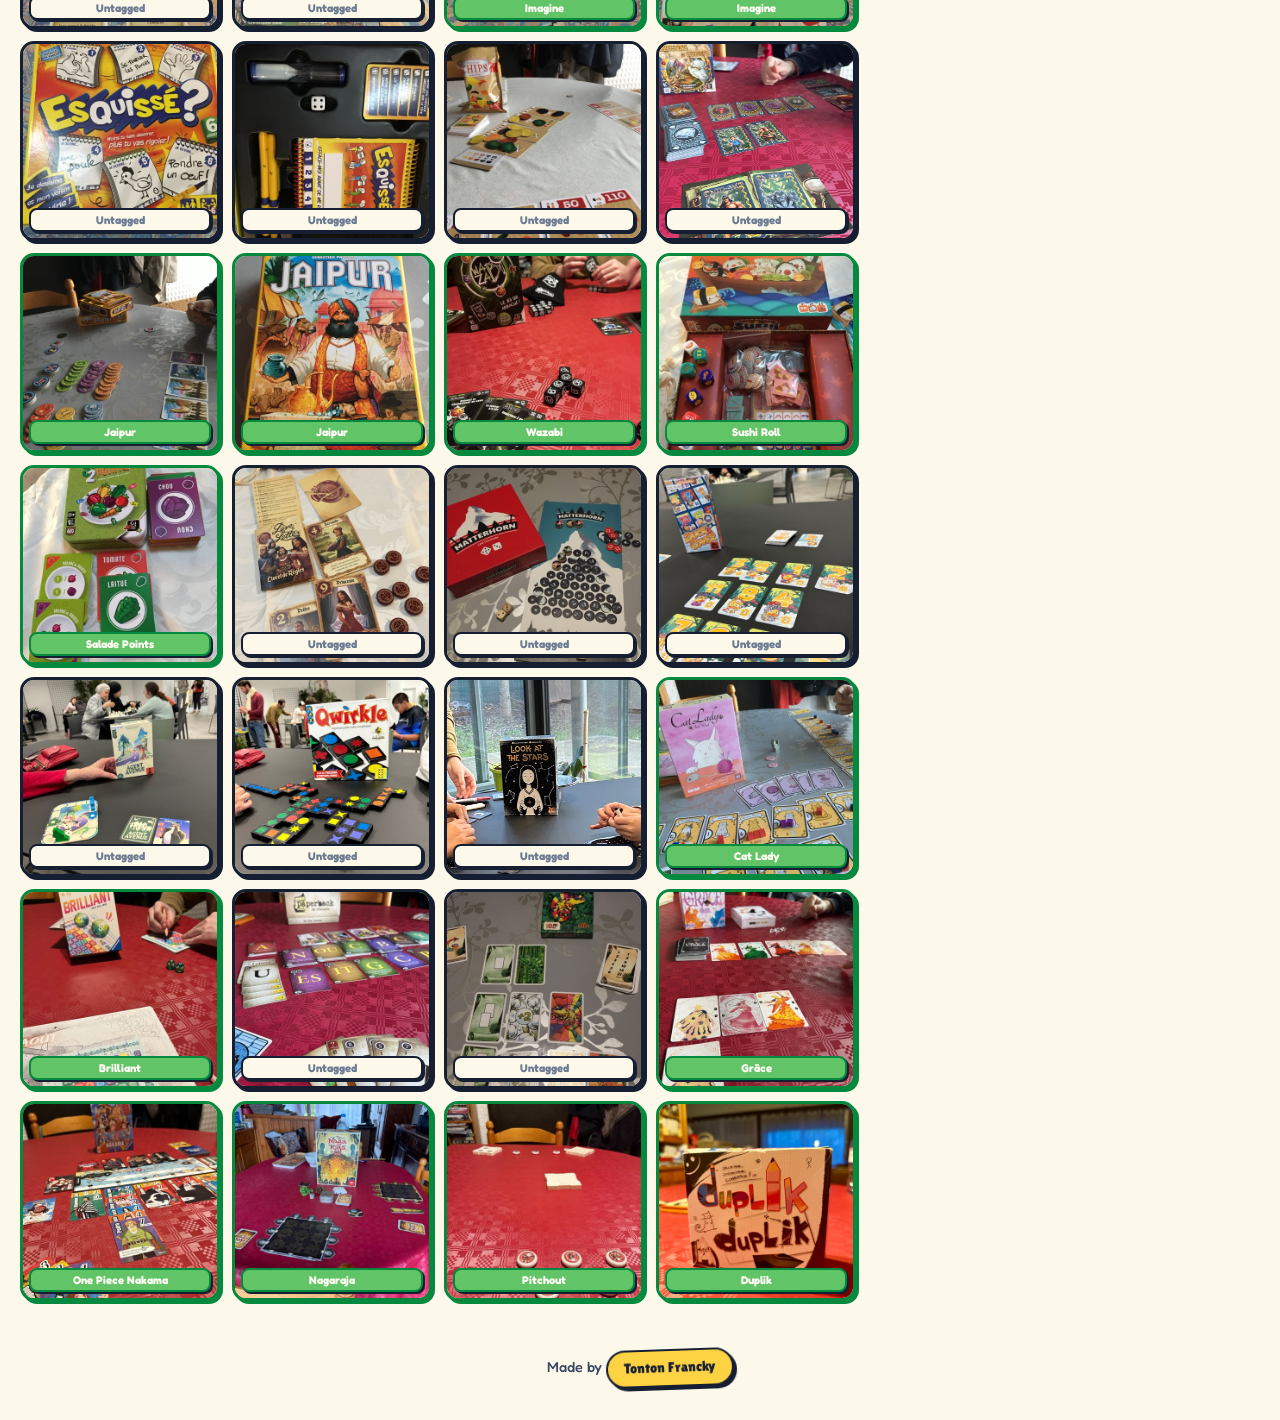
<file: tag.html>
<!doctype html>
<html>
<head>
<meta charset="utf-8" />
<meta name="viewport" content="width=device-width,initial-scale=1" />
<title data-i18n="title.tag">Tag photos — Paul's Board Games</title>
<script async src="https://www.googletagmanager.com/gtag/js?id=G-S4ZWQFBRZY"></script>
<script>
  window.dataLayer = window.dataLayer || [];
  function gtag(){dataLayer.push(arguments);}
  gtag('js', new Date());
  gtag('config', 'G-S4ZWQFBRZY');
</script>
<link rel="preconnect" href="https://fonts.googleapis.com">
<link rel="preconnect" href="https://fonts.gstatic.com" crossorigin>
<link href="https://fonts.googleapis.com/css2?family=Lilita+One&family=Fredoka:wght@400..700&family=Nunito:ital,wght@0,400..900;1,400..900&display=swap" rel="stylesheet">
<link rel="stylesheet" href="styles.css" />
</head>
<body>

<div class="wrap">

  <header class="topbar">
    <a href="index.html" class="mark">
      <span class="die">P</span>
      <span data-i18n="brand">Paul's Board Games</span>
    </a>
    <nav class="nav">
      <a href="index.html" data-i18n="nav.all_games">All games</a>
      <a href="#" class="live" data-i18n="nav.tagging">Tagging</a>
      <button class="lang-toggle" id="lang-toggle" type="button" aria-label="Change language">
        <span class="lang-pill" data-lang="fr">FR</span>
        <span class="lang-pill" data-lang="en">EN</span>
      </button>
    </nav>
  </header>

  <section class="hero" style="margin-bottom: 1.5rem">
    <div class="hero-card" style="background: var(--green);">
      <p class="hello" data-i18n="tag.hero.kicker">★ Photo studio ★</p>
      <h1 class="hero-title"><span data-i18n="tag.hero.title.before">Tag</span> <span class="pop" data-i18n="tag.hero.title.pop">photos</span></h1>
      <p class="hero-sub" data-i18n="tag.hero.sub">Click a photo, pick the game it shows.</p>
    </div>
    <div class="stat-stack">
      <div class="stat-card a">
        <div class="icon">📷</div>
        <div>
          <div class="big" id="stat-tagged">0<span class="small">/0</span></div>
          <div class="lbl" data-i18n="stat.photos">photos tagged</div>
        </div>
      </div>
      <div class="stat-card b">
        <div class="icon" style="background: var(--yellow); color: var(--ink);">★</div>
        <div>
          <div class="big" id="stat-untagged">0</div>
          <div class="lbl" data-i18n="stat.left">left to tag</div>
        </div>
      </div>
    </div>
  </section>

  <div class="tag-toolbar">
    <div class="progress-pill">
      <span id="progress-label">0 / 0</span>
      <span class="bar"><i id="progress-bar" style="width: 0%"></i></span>
    </div>
    <div class="chips">
      <button class="chip" aria-pressed="true" data-filter="all" data-i18n="tag.filter.all">All</button>
      <button class="chip" aria-pressed="false" data-filter="untagged" data-i18n="tag.filter.untagged">Untagged</button>
      <button class="chip" aria-pressed="false" data-filter="tagged" data-i18n="tag.filter.tagged">Tagged</button>
    </div>
    <div style="margin-left: auto; display: flex; gap: 0.4rem; flex-wrap: wrap;">
      <button class="btn" id="export-btn" data-i18n="tag.export">⬇ Export tags</button>
      <button class="btn" id="import-btn" data-i18n="tag.import">⬆ Import tags</button>
      <input type="file" id="import-file" accept="application/json" style="display:none" />
      <button class="btn danger" id="reset-btn" data-i18n="tag.reset">↺ Restore auto-tags</button>
    </div>
  </div>

  <div class="tag-layout">
    <div class="tag-grid" id="tag-grid"></div>

    <aside class="tag-side">
      <div class="preview empty" id="preview">
        <div>
          <div style="font-size: 2rem">👈</div>
          <div data-i18n="tag.click_prompt">Click a photo to start tagging</div>
        </div>
      </div>
      <h3 id="selected-filename" data-i18n="tag.no_selection" style="color: var(--ink-3); font-family: 'Fredoka', sans-serif; font-weight: 600; font-size: 0.85rem; letter-spacing: 0.05em;">No photo selected</h3>
      <div id="current-game" class="current empty">
        <span data-i18n="tag.no_game">No game assigned</span>
        <button class="btn danger" id="unassign-btn" data-i18n="tag.remove" style="padding: 0.25rem 0.6rem; font-size: 0.75rem;">Remove</button>
      </div>
      <input type="search" class="game-select" id="game-search" data-i18n-placeholder="tag.search_game" placeholder="Search a game…" autocomplete="off" />
      <div class="game-list" id="game-list"></div>
    </aside>
  </div>

  <div class="foot">
    <span data-i18n="foot.made_by">Made by</span>
    <a class="by" href="https://tontonfrancky.com" target="_blank" rel="noopener">Tonton Francky</a>
  </div>
</div>

<script src="i18n.js"></script>
<script src="data.js"></script>
<script>
const $ = (s, r) => (r || document).querySelector(s);
const $$ = (s, r) => Array.from((r || document).querySelectorAll(s));

const state = { filter: 'all', selected: null, search: '' };

const params = new URLSearchParams(location.search);
if (params.get('game')) {
  const g = findGameBySlug(params.get('game'));
  if (g) state.search = g.name;
}

function refreshLangToggle() {
  $$('.lang-pill').forEach(el => el.classList.toggle('active', el.dataset.lang === getLang()));
}

function refreshStats() {
  const tagged = taggedCount();
  $('#stat-tagged').innerHTML = tagged + '<span class="small">/' + IMAGES.length + '</span>';
  $('#stat-untagged').textContent = (IMAGES.length - tagged);
  $('#progress-label').textContent = tagged + ' / ' + IMAGES.length;
  $('#progress-bar').style.width = (IMAGES.length ? (tagged / IMAGES.length * 100) : 0) + '%';
}

function renderGrid() {
  const grid = $('#tag-grid');
  const filtered = IMAGES.filter(f => {
    const tagged = !!gameForImage(f);
    if (state.filter === 'untagged') return !tagged;
    if (state.filter === 'tagged') return tagged;
    return true;
  });
  if (!filtered.length) {
    grid.innerHTML = `<div class="empty-state" style="grid-column: 1 / -1;">${t('tag.empty.title')}<span>${t('tag.empty.hint')}</span></div>`;
    return;
  }
  grid.innerHTML = filtered.map(f => {
    const slug = gameForImage(f);
    const g = slug ? findGameBySlug(slug) : null;
    const cls = (slug ? 'tagged' : 'untagged') + (state.selected === f ? ' selected' : '');
    return `<div class="thumb ${cls}" data-file="${f}">
      <img src="images/thumb/${f}" alt="${f}" loading="lazy" />
      <div class="badge">${g ? g.name : t('tag.untagged_label')}</div>
    </div>`;
  }).join('');

  $$('.thumb').forEach(el => el.addEventListener('click', () => {
    state.selected = el.dataset.file;
    renderGrid();
    renderSide();
  }));
}

function renderSide() {
  const preview = $('#preview');
  const filenameEl = $('#selected-filename');
  const current = $('#current-game');
  if (!state.selected) {
    preview.classList.add('empty');
    preview.innerHTML = `<div><div style="font-size: 2rem">👈</div><div>${t('tag.click_prompt')}</div></div>`;
    filenameEl.textContent = t('tag.no_selection');
    current.classList.add('empty');
    current.querySelector('span').textContent = t('tag.no_game');
    return;
  }
  preview.classList.remove('empty');
  preview.innerHTML = `<img src="images/full/${state.selected}" alt="${state.selected}" />`;
  filenameEl.textContent = state.selected;
  const slug = gameForImage(state.selected);
  const g = slug ? findGameBySlug(slug) : null;
  if (g) {
    current.classList.remove('empty');
    current.querySelector('span').textContent = '✅ ' + g.name;
  } else {
    current.classList.add('empty');
    current.querySelector('span').textContent = t('tag.no_game');
  }
}

function renderGameList() {
  const q = norm(state.search.trim());
  const list = GAMES
    .filter(g => !q || norm(g.name).includes(q))
    .slice(0, 60);
  $('#game-list').innerHTML = list.map(g => {
    const slug = slugify(g.name);
    const count = imagesForGame(slug).length;
    const ratingLabel = g.rating == null ? '?' : g.rating;
    return `<button data-slug="${slug}">
      ${g.name}
      <span class="rt">${ratingLabel}/20${count ? ' · 📷×' + count : ''}</span>
    </button>`;
  }).join('');
  $$('#game-list button').forEach(b => b.addEventListener('click', () => {
    if (!state.selected) return;
    setImageGame(state.selected, b.dataset.slug);
    refreshStats();
    renderGrid();
    renderSide();
  }));
}

function rerenderAll() {
  applyI18n();
  document.title = t('title.tag');
  refreshLangToggle();
  refreshStats();
  renderGrid();
  renderSide();
  renderGameList();
}

function bind() {
  $$('.tag-toolbar .chip').forEach(b => b.addEventListener('click', () => {
    state.filter = b.dataset.filter;
    $$('.tag-toolbar .chip').forEach(x => x.setAttribute('aria-pressed', x.dataset.filter === state.filter));
    renderGrid();
  }));

  const search = $('#game-search');
  search.value = state.search;
  search.addEventListener('input', e => { state.search = e.target.value; renderGameList(); });

  $('#unassign-btn').addEventListener('click', () => {
    if (!state.selected) return;
    setImageGame(state.selected, null);
    refreshStats();
    renderGrid();
    renderSide();
    renderGameList();
  });

  $('#export-btn').addEventListener('click', () => {
    const data = JSON.stringify(loadMapping(), null, 2);
    const blob = new Blob([data], { type: 'application/json' });
    const url = URL.createObjectURL(blob);
    const a = document.createElement('a');
    a.href = url; a.download = 'paul-board-games-tags.json'; a.click();
    URL.revokeObjectURL(url);
  });

  $('#import-btn').addEventListener('click', () => $('#import-file').click());
  $('#import-file').addEventListener('change', async e => {
    const file = e.target.files[0]; if (!file) return;
    try {
      const text = await file.text();
      const data = JSON.parse(text);
      saveMapping(data);
      refreshStats(); renderGrid(); renderSide(); renderGameList();
    } catch (err) { alert(t('tag.import_failed', { msg: err.message })); }
  });

  $('#reset-btn').addEventListener('click', () => {
    if (confirm(t('tag.reset_confirm'))) {
      localStorage.removeItem(MAPPING_KEY);
      refreshStats(); renderGrid(); renderSide(); renderGameList();
    }
  });

  $('#lang-toggle').addEventListener('click', () => {
    setLang(getLang() === 'fr' ? 'en' : 'fr');
    rerenderAll();
  });
}

rerenderAll();
bind();
</script>
</body>
</html>
</file>
<file: styles.css>
/* Paul's Board Games — shared styles */
:root {
  --cream: oklch(0.98 0.018 95);
  --cream-2: oklch(0.95 0.030 90);
  --paper: oklch(0.99 0.010 95);
  --ink: oklch(0.24 0.04 265);
  --ink-2: oklch(0.40 0.05 265);
  --ink-3: oklch(0.58 0.04 260);
  --rule: oklch(0.24 0.04 265 / 0.18);
  --blue: oklch(0.65 0.17 245);
  --blue-deep: oklch(0.42 0.16 250);
  --yellow: oklch(0.88 0.16 92);
  --yellow-deep: oklch(0.72 0.16 78);
  --red: oklch(0.66 0.21 26);
  --red-deep: oklch(0.52 0.20 26);
  --pink: oklch(0.78 0.14 0);
  --green: oklch(0.74 0.16 145);
  --green-deep: oklch(0.55 0.15 150);
  --purple: oklch(0.66 0.18 305);
}

* { box-sizing: border-box; }
html, body { margin: 0; padding: 0; }
html { color-scheme: light; -webkit-font-smoothing: antialiased; -moz-osx-font-smoothing: grayscale; }
body {
  background: var(--cream);
  color: var(--ink);
  font-family: "Nunito", system-ui, sans-serif;
  font-weight: 500;
  font-size: clamp(15px, 0.9vw + 11px, 17px);
  line-height: 1.5;
  overflow-x: hidden;
}
body::before {
  content: ""; position: fixed; inset: 0; pointer-events: none; z-index: 0; opacity: 0.55;
  background-image:
    radial-gradient(circle at 12% 18%, var(--yellow) 0 6px, transparent 7px),
    radial-gradient(circle at 88% 22%, var(--red) 0 5px, transparent 6px),
    radial-gradient(circle at 18% 78%, var(--blue) 0 7px, transparent 8px),
    radial-gradient(circle at 92% 82%, var(--green) 0 6px, transparent 7px),
    radial-gradient(circle at 50% 6%, var(--pink) 0 4px, transparent 5px),
    radial-gradient(circle at 6% 50%, var(--purple) 0 5px, transparent 6px),
    radial-gradient(circle at 96% 50%, var(--yellow-deep) 0 4px, transparent 5px),
    radial-gradient(circle at 70% 92%, var(--blue) 0 3px, transparent 4px),
    radial-gradient(circle at 30% 8%, var(--green) 0 3px, transparent 4px);
}
::selection { background: var(--yellow); color: var(--ink); }

.wrap { width: min(1240px, 100% - 2.5rem); margin-inline: auto; position: relative; z-index: 1; }
.display { font-family: "Lilita One", system-ui, sans-serif; font-weight: 400; letter-spacing: -0.01em; }

/* TOP NAV */
.topbar { display: flex; align-items: center; justify-content: space-between; gap: 1rem; padding: 1.2rem 0; }
.mark { display: inline-flex; align-items: center; gap: 0.6rem; font-family: "Lilita One", sans-serif; font-size: 1.4rem; color: var(--ink); text-decoration: none; }
.mark .die {
  display: inline-grid; place-items: center;
  width: 2.1rem; height: 2.1rem;
  background: var(--red); color: var(--paper);
  border-radius: 8px; border: 2px solid var(--ink); box-shadow: 3px 3px 0 var(--ink);
  transform: rotate(-6deg); font-family: "Lilita One", sans-serif; font-size: 1.15rem; line-height: 1;
  transition: transform .25s cubic-bezier(.34,1.56,.64,1);
}
.mark:hover .die { transform: rotate(8deg) scale(1.08); }
.nav { display: flex; gap: 0.6rem; flex-wrap: wrap; }
.nav a {
  display: inline-flex; align-items: center;
  padding: 0.45rem 0.85rem;
  background: var(--paper); color: var(--ink);
  text-decoration: none;
  font-family: "Fredoka", sans-serif; font-weight: 600; font-size: 0.92rem;
  border: 2px solid var(--ink); border-radius: 999px; box-shadow: 2px 2px 0 var(--ink);
  transition: transform .15s, box-shadow .15s, background .15s;
}
.nav a:hover { transform: translate(-1px, -1px); box-shadow: 3px 3px 0 var(--ink); background: var(--yellow); }
.nav a.live { background: var(--green); }
.nav a.live::before { content: ""; display: inline-block; width: 8px; height: 8px; border-radius: 50%; background: var(--ink); margin-right: 6px; animation: blink 1.4s ease-in-out infinite; }
@keyframes blink { 0%,100% { opacity: 1 } 50% { opacity: 0.3 } }

/* BUTTONS */
.btn {
  display: inline-flex; align-items: center; gap: 0.4rem;
  padding: 0.55rem 1rem;
  background: var(--paper); color: var(--ink);
  border: 2px solid var(--ink); border-radius: 999px; box-shadow: 3px 3px 0 var(--ink);
  font-family: "Fredoka", sans-serif; font-weight: 700; font-size: 0.95rem;
  cursor: pointer; text-decoration: none;
  transition: transform .15s, box-shadow .15s;
}
.btn:hover { transform: translate(-1px, -1px); box-shadow: 4px 4px 0 var(--ink); }
.btn.primary { background: var(--yellow); }
.btn.ghost { background: transparent; color: var(--paper); border-color: var(--paper); }
.btn.ghost:hover { background: var(--paper); color: var(--ink); }
.btn.danger { background: var(--red); color: var(--paper); }

/* HERO */
.hero { margin: 1rem 0 2rem; display: grid; grid-template-columns: minmax(0, 1.6fr) minmax(0, 1fr); gap: 1.5rem; align-items: stretch; }
.hero-card { position: relative; background: var(--blue); color: var(--paper); border: 3px solid var(--ink); border-radius: 28px; box-shadow: 6px 6px 0 var(--ink); padding: 2rem 2.25rem; overflow: hidden; }
.hero-card::after { content: ""; position: absolute; right: -40px; top: -40px; width: 220px; height: 220px; background: var(--yellow); border-radius: 50%; opacity: 0.35; z-index: 0; }
.hero-card > * { position: relative; z-index: 1; }
.hello { font-family: "Fredoka", sans-serif; font-weight: 600; font-size: 0.85rem; letter-spacing: 0.18em; text-transform: uppercase; opacity: 0.85; margin: 0 0 0.5rem; }
.hero-title { font-family: "Lilita One", sans-serif; font-size: clamp(2.6rem, 6.5vw, 4.6rem); line-height: 0.95; letter-spacing: -0.015em; margin: 0; color: var(--paper); }
.hero-title .pop { display: inline-block; color: var(--yellow); transform: rotate(-3deg); -webkit-text-stroke: 2px var(--ink); text-shadow: 3px 3px 0 var(--ink); padding: 0 0.15em; }
.hero-sub { margin: 0.85rem 0 0; font-family: "Nunito", sans-serif; font-weight: 600; font-size: 1.05rem; max-width: 36ch; opacity: 0.95; }
.hero-actions { margin-top: 1.2rem; display: flex; gap: 0.6rem; flex-wrap: wrap; }

.stat-stack { display: grid; grid-template-rows: 1fr 1fr; gap: 1rem; }
.stat-card { background: var(--paper); border: 3px solid var(--ink); border-radius: 22px; box-shadow: 5px 5px 0 var(--ink); padding: 1.1rem 1.2rem; display: grid; grid-template-columns: auto 1fr; gap: 0.8rem; align-items: center; }
.stat-card .icon { width: 48px; height: 48px; display: grid; place-items: center; border-radius: 14px; border: 2px solid var(--ink); font-family: "Lilita One", sans-serif; font-size: 1.4rem; transform: rotate(-4deg); }
.stat-card.a .icon { background: var(--red); color: var(--paper); }
.stat-card.b .icon { background: var(--green); color: var(--paper); transform: rotate(5deg); }
.stat-card .big { font-family: "Lilita One", sans-serif; font-size: 2rem; line-height: 1; letter-spacing: -0.01em; }
.stat-card .big .small { font-size: 0.55em; color: var(--ink-3); margin-left: 0.1em; }
.stat-card .lbl { font-family: "Fredoka", sans-serif; font-weight: 600; font-size: 0.78rem; color: var(--ink-3); text-transform: uppercase; letter-spacing: 0.1em; margin-top: 0.15rem; }

/* TROPHIES */
.shelf { margin: 2.5rem 0 1rem; }
.shelf-head { display: flex; align-items: center; gap: 0.7rem; margin-bottom: 1rem; flex-wrap: wrap; }
.shelf-head h2 { margin: 0; font-family: "Lilita One", sans-serif; font-size: clamp(1.5rem, 2.5vw, 2.1rem); letter-spacing: -0.01em; }
.shelf-head .pill { display: inline-flex; align-items: center; background: var(--yellow); border: 2px solid var(--ink); border-radius: 999px; padding: 0.2rem 0.7rem; font-family: "Fredoka", sans-serif; font-weight: 700; font-size: 0.8rem; box-shadow: 2px 2px 0 var(--ink); transform: rotate(-3deg); }
.trophies { display: grid; grid-template-columns: repeat(auto-fit, minmax(240px, 1fr)); gap: 1.2rem; }
.trophy { background: var(--paper); border: 3px solid var(--ink); border-radius: 22px; padding: 1.4rem 1.3rem 1.3rem; position: relative; box-shadow: 5px 5px 0 var(--ink); transition: transform .25s cubic-bezier(.34,1.56,.64,1), box-shadow .25s; text-decoration: none; color: var(--ink); display: block; }
.trophy:nth-child(3n+1) { transform: rotate(-1.4deg); background: oklch(0.97 0.05 95); }
.trophy:nth-child(3n+2) { transform: rotate(1.2deg); background: oklch(0.96 0.04 200); }
.trophy:nth-child(3n+3) { transform: rotate(-0.6deg); background: oklch(0.97 0.04 0); }
.trophy:hover { transform: rotate(0) translateY(-4px); box-shadow: 7px 7px 0 var(--ink); }
.trophy .medal { position: absolute; top: -14px; right: -10px; width: 56px; height: 56px; background: var(--yellow); border: 3px solid var(--ink); border-radius: 50%; display: grid; place-items: center; font-family: "Lilita One", sans-serif; font-size: 1rem; color: var(--ink); box-shadow: 3px 3px 0 var(--ink); transform: rotate(8deg); z-index: 2; }
.trophy .medal::before, .trophy .medal::after { content: ""; position: absolute; bottom: -14px; width: 12px; height: 22px; background: var(--red); border: 2px solid var(--ink); z-index: -1; }
.trophy .medal::before { left: 8px; clip-path: polygon(0 0, 100% 0, 100% 100%, 50% 70%, 0 100%); transform: rotate(-12deg); }
.trophy .medal::after { right: 8px; clip-path: polygon(0 0, 100% 0, 100% 100%, 50% 70%, 0 100%); transform: rotate(12deg); background: var(--blue); }
.trophy h3 { margin: 0.4rem 0 0.5rem; font-family: "Lilita One", sans-serif; font-size: 1.45rem; line-height: 1.05; letter-spacing: -0.01em; padding-right: 2rem; }
.trophy .stars { font-size: 1.1rem; line-height: 1; letter-spacing: 2px; color: var(--yellow-deep); }
.trophy .tag-row { margin-top: 0.7rem; }
.trophy-photo { width: 100%; aspect-ratio: 16 / 10; object-fit: cover; border: 2px solid var(--ink); border-radius: 14px; margin: 0.6rem 0 0.3rem; display: block; background: var(--cream-2); }

/* FILTER STRIP */
.filter-strip { margin-top: 2.5rem; background: var(--paper); border: 3px solid var(--ink); border-radius: 24px; box-shadow: 5px 5px 0 var(--ink); padding: 1rem 1.1rem; display: grid; grid-template-columns: 1.6fr 1fr 1fr; gap: 1rem; align-items: center; }
.field-search { display: flex; align-items: center; gap: 0.6rem; background: var(--cream); border: 2px solid var(--ink); border-radius: 999px; padding: 0.55rem 1rem; }
.field-search svg { flex-shrink: 0; }
.field-search input { border: 0; background: transparent; outline: none; font-family: "Fredoka", sans-serif; font-weight: 500; font-size: 1rem; width: 100%; color: var(--ink); }
.field-search input::placeholder { color: var(--ink-3); }
.chips { display: flex; flex-wrap: wrap; gap: 0.4rem; }
.chip { appearance: none; cursor: pointer; background: var(--cream); border: 2px solid var(--ink); border-radius: 999px; padding: 0.35rem 0.75rem; font-family: "Fredoka", sans-serif; font-weight: 700; font-size: 0.78rem; color: var(--ink); transition: transform .15s, background .15s, box-shadow .15s; }
.chip:hover { transform: translateY(-1px); box-shadow: 0 2px 0 var(--ink); }
.chip[data-tier="excellent"][aria-pressed="true"] { background: var(--red); color: var(--paper); }
.chip[data-tier="great"][aria-pressed="true"] { background: var(--blue); color: var(--paper); }
.chip[data-tier="good"][aria-pressed="true"] { background: var(--green); color: var(--paper); }
.chip[data-tier="okay"][aria-pressed="true"] { background: var(--purple); color: var(--paper); }
.chip[data-players][aria-pressed="true"] { background: var(--yellow); }
.chip[aria-pressed="true"] { box-shadow: 2px 2px 0 var(--ink); transform: translate(-1px, -1px); }
.field-label { font-family: "Fredoka", sans-serif; font-weight: 700; font-size: 0.72rem; text-transform: uppercase; letter-spacing: 0.1em; color: var(--ink-3); margin-right: 0.4rem; display: inline-block; }

.ribbon { display: flex; align-items: center; justify-content: space-between; margin: 1.2rem 0 0.6rem; padding: 0 0.5rem; flex-wrap: wrap; gap: 0.5rem; }
.ribbon .count { font-family: "Lilita One", sans-serif; font-size: 1.15rem; color: var(--ink); }
.ribbon .count em { color: var(--red); font-style: normal; }
.ribbon .sort { display: flex; align-items: center; gap: 0.5rem; }
.sort select { appearance: none; border: 2px solid var(--ink); border-radius: 999px; background: var(--paper); padding: 0.4rem 2rem 0.4rem 0.9rem; font-family: "Fredoka", sans-serif; font-weight: 700; font-size: 0.85rem; color: var(--ink); cursor: pointer; background-image: linear-gradient(45deg, transparent 50%, var(--ink) 50%), linear-gradient(135deg, var(--ink) 50%, transparent 50%); background-position: calc(100% - 14px) center, calc(100% - 9px) center; background-size: 5px 5px, 5px 5px; background-repeat: no-repeat; box-shadow: 2px 2px 0 var(--ink); }

/* STICKER GRID */
.sticker-grid { display: grid; grid-template-columns: repeat(auto-fill, minmax(220px, 1fr)); gap: 1.1rem; margin-top: 0.5rem; }
.game { position: relative; background: var(--paper); border: 3px solid var(--ink); border-radius: 18px; padding: 0; box-shadow: 4px 4px 0 var(--ink); transition: transform .2s cubic-bezier(.34,1.56,.64,1), box-shadow .2s; overflow: hidden; text-decoration: none; color: var(--ink); display: block; }
.game:hover { transform: translate(-2px, -2px) rotate(0deg) !important; box-shadow: 6px 6px 0 var(--ink); }
.game:nth-child(7n+1) { transform: rotate(-0.8deg); }
.game:nth-child(7n+2) { transform: rotate(0.6deg); }
.game:nth-child(7n+3) { transform: rotate(-0.4deg); }
.game:nth-child(7n+4) { transform: rotate(0.9deg); }
.game:nth-child(7n+5) { transform: rotate(-0.3deg); }
.game:nth-child(7n+6) { transform: rotate(0.5deg); }
.game:nth-child(7n) { transform: rotate(-0.7deg); }

.game .photo {
  width: 100%; aspect-ratio: 16 / 10;
  object-fit: cover;
  display: block;
  border-bottom: 3px solid var(--ink);
  background: var(--cream-2);
}
.game .photo-placeholder {
  width: 100%; aspect-ratio: 16 / 10;
  display: grid; place-items: center;
  border-bottom: 3px solid var(--ink);
  font-family: "Lilita One", sans-serif;
  font-size: 3rem;
  color: var(--paper);
  letter-spacing: -0.02em;
}
.game[data-tier="excellent"] .photo-placeholder { background: var(--red); }
.game[data-tier="great"] .photo-placeholder { background: var(--blue); }
.game[data-tier="good"] .photo-placeholder { background: var(--green); }
.game[data-tier="okay"] .photo-placeholder { background: var(--purple); }
.game[data-tier="meh"] .photo-placeholder { background: var(--ink-3); }
.game[data-tier="unrated"] .photo-placeholder { background: var(--ink-3); }

.game .body { padding: 0.85rem 1rem 1rem; position: relative; }
.game .name { font-family: "Lilita One", sans-serif; font-size: 1.05rem; line-height: 1.1; letter-spacing: -0.005em; min-height: 2.4em; color: var(--ink); }
.score-row { display: flex; align-items: baseline; gap: 0.4rem; margin-top: 0.55rem; }
.score { font-family: "Lilita One", sans-serif; font-size: 2rem; line-height: 1; letter-spacing: -0.02em; color: var(--ink); }
.game[data-tier="excellent"] .score { color: var(--red-deep); }
.game[data-tier="great"] .score { color: var(--blue-deep); }
.game[data-tier="good"] .score { color: var(--green-deep); }
.score .denom { font-size: 0.45em; color: var(--ink-3); margin-left: 0.05em; }
.stars { font-family: "Lilita One", sans-serif; font-size: 0.85rem; line-height: 1; letter-spacing: 1px; color: var(--yellow-deep); margin-left: auto; }
.stars .empty { color: var(--ink-3); opacity: 0.3; }

.tags { margin-top: 0.55rem; display: flex; flex-wrap: wrap; gap: 0.3rem; }
.tag { display: inline-flex; align-items: center; padding: 0.18rem 0.5rem; border: 2px solid var(--ink); border-radius: 999px; background: var(--cream); font-family: "Fredoka", sans-serif; font-weight: 700; font-size: 0.66rem; color: var(--ink); letter-spacing: 0.04em; }
.tag.players { background: var(--blue); color: var(--paper); }
.tag.gold { background: var(--yellow); }
.tag.duo { background: var(--pink); }
.tag.photo-count { background: var(--green); color: var(--paper); }

.empty-state { grid-column: 1 / -1; text-align: center; padding: 3rem 1rem; font-family: "Lilita One", sans-serif; font-size: 1.5rem; color: var(--ink-2); }
.empty-state span { display: block; font-family: "Fredoka", sans-serif; font-weight: 500; font-size: 1rem; color: var(--ink-3); margin-top: 0.4rem; }

/* CHART */
.chart-section { margin: 3rem 0 1.5rem; background: var(--paper); border: 3px solid var(--ink); border-radius: 24px; box-shadow: 5px 5px 0 var(--ink); padding: 1.5rem 1.6rem 1.2rem; display: grid; grid-template-columns: minmax(0, 0.9fr) minmax(0, 1.6fr); gap: 1.5rem; align-items: end; }
.chart-section h2 { margin: 0 0 0.4rem; font-family: "Lilita One", sans-serif; font-size: clamp(1.6rem, 2.6vw, 2.1rem); line-height: 1; }
.chart-section p { margin: 0; font-family: "Nunito", sans-serif; font-weight: 600; color: var(--ink-2); max-width: 32ch; }
.chart-section p strong { color: var(--red); }
.bars { display: grid; grid-template-columns: repeat(13, 1fr); gap: 6px; align-items: end; height: 200px; padding-bottom: 1.4rem; }
.bar { background: var(--blue); border: 2px solid var(--ink); border-radius: 8px 8px 0 0; position: relative; transform-origin: bottom; transform: scaleY(0); animation: barIn .8s cubic-bezier(.34,1.56,.64,1) forwards; animation-delay: calc(var(--i, 0) * 50ms); }
@keyframes barIn { to { transform: scaleY(1); } }
.bar.peak { background: var(--red); }
.bar.zero { background: transparent; border: 0; border-bottom: 2px dashed var(--rule); border-radius: 0; }
.bar .bar-label { position: absolute; bottom: -1.4rem; left: 0; right: 0; text-align: center; font-family: "Lilita One", sans-serif; font-size: 0.7rem; color: var(--ink-2); }
.bar .bar-count { position: absolute; top: -1.3rem; left: 0; right: 0; text-align: center; font-family: "Lilita One", sans-serif; font-size: 0.75rem; color: var(--ink); opacity: 0; transition: opacity .2s; }
.bar:hover .bar-count { opacity: 1; }

.foot { margin: 3rem 0 2rem; text-align: center; color: var(--ink-2); font-family: "Fredoka", sans-serif; font-size: 0.9rem; }
.foot .by {
  display: inline-block;
  background: var(--yellow);
  color: var(--ink);
  text-decoration: none;
  border: 2px solid var(--ink);
  border-radius: 999px;
  padding: 0.4rem 1rem;
  font-family: "Lilita One", sans-serif;
  box-shadow: 3px 3px 0 var(--ink);
  transform: rotate(-2deg);
  transition: transform .2s cubic-bezier(.34,1.56,.64,1), box-shadow .2s;
}
a.foot-by:hover, .foot a.by:hover { transform: rotate(2deg) translate(-1px,-1px); box-shadow: 4px 4px 0 var(--ink); }

/* GAME DETAIL PAGE */
.detail { margin: 1rem 0 3rem; display: grid; grid-template-columns: minmax(0, 1.4fr) minmax(0, 1fr); gap: 2rem; align-items: start; }
.detail-photos { display: grid; gap: 1rem; }
.detail-photo { position: relative; border: 3px solid var(--ink); border-radius: 22px; overflow: hidden; box-shadow: 6px 6px 0 var(--ink); background: var(--cream-2); }
.detail-photo:nth-child(odd) { transform: rotate(-0.6deg); }
.detail-photo:nth-child(even) { transform: rotate(0.4deg); }
.detail-photo img, .detail-photo video { width: 100%; display: block; max-height: 70vh; object-fit: cover; }
.detail-photo .pin { position: absolute; top: -10px; left: 20px; width: 22px; height: 22px; background: var(--red); border: 2px solid var(--ink); border-radius: 50%; box-shadow: 2px 2px 0 var(--ink); }
.detail-photos.empty-pane { background: var(--paper); border: 3px dashed var(--ink); border-radius: 22px; padding: 3rem 2rem; text-align: center; box-shadow: none; }
.detail-photos.empty-pane .icon { font-size: 3rem; }
.detail-photos.empty-pane h3 { font-family: "Lilita One", sans-serif; font-size: 1.4rem; margin: 0.6rem 0 0.3rem; }
.detail-photos.empty-pane p { color: var(--ink-2); font-family: "Fredoka", sans-serif; margin: 0 0 1rem; }

.detail-info {
  position: sticky; top: 1rem;
  background: var(--paper);
  border: 3px solid var(--ink);
  border-radius: 22px;
  box-shadow: 6px 6px 0 var(--ink);
  padding: 1.8rem 1.6rem 1.6rem;
}
.detail-info .kicker { font-family: "Fredoka", sans-serif; font-size: 0.78rem; font-weight: 700; letter-spacing: 0.16em; text-transform: uppercase; color: var(--ink-3); margin-bottom: 0.5rem; }
.detail-info h1 { font-family: "Lilita One", sans-serif; font-size: clamp(2.2rem, 4vw, 3.4rem); line-height: 0.95; letter-spacing: -0.015em; margin: 0; }
.detail-score { display: flex; align-items: baseline; gap: 0.6rem; margin: 1.2rem 0 0.6rem; }
.detail-score .big-score { font-family: "Lilita One", sans-serif; font-size: clamp(4rem, 8vw, 6rem); line-height: 0.9; letter-spacing: -0.03em; color: var(--red-deep); }
.detail-score .denom { font-size: 0.4em; color: var(--ink-3); font-family: "Lilita One", sans-serif; }
.detail-info .big-stars { font-size: 1.5rem; letter-spacing: 4px; color: var(--yellow-deep); margin-top: 0.4rem; }
.detail-info .big-stars .empty { color: var(--ink-3); opacity: 0.3; }
.detail-info .tag-row { margin-top: 1rem; display: flex; flex-wrap: wrap; gap: 0.4rem; }
.detail-info .tag-row .tag { font-size: 0.78rem; padding: 0.3rem 0.65rem; }
.detail-info .actions { margin-top: 1.5rem; display: flex; gap: 0.5rem; flex-wrap: wrap; }

/* TAG TOOL */
.tag-layout { display: grid; grid-template-columns: 1fr 380px; gap: 1.5rem; margin: 1rem 0 3rem; align-items: start; }
.tag-grid { display: grid; grid-template-columns: repeat(auto-fill, minmax(160px, 1fr)); gap: 0.75rem; }
.thumb { position: relative; aspect-ratio: 1; border: 3px solid var(--ink); border-radius: 14px; overflow: hidden; box-shadow: 3px 3px 0 var(--ink); background: var(--cream-2); cursor: pointer; transition: transform .15s, box-shadow .15s; }
.thumb:hover { transform: translate(-2px, -2px); box-shadow: 5px 5px 0 var(--ink); }
.thumb img { width: 100%; height: 100%; object-fit: cover; display: block; }
.thumb .badge {
  position: absolute; left: 6px; right: 6px; bottom: 6px;
  background: var(--paper); border: 2px solid var(--ink); border-radius: 8px;
  padding: 4px 6px;
  font-family: "Fredoka", sans-serif; font-weight: 700; font-size: 0.7rem;
  color: var(--ink); line-height: 1.1;
  text-align: center;
  box-shadow: 2px 2px 0 var(--ink);
  text-overflow: ellipsis; overflow: hidden; white-space: nowrap;
}
.thumb.tagged { box-shadow: 3px 3px 0 var(--green-deep); border-color: var(--green-deep); }
.thumb.tagged .badge { background: var(--green); color: var(--paper); border-color: var(--green-deep); box-shadow: 2px 2px 0 var(--ink); }
.thumb.untagged .badge { background: var(--cream); color: var(--ink-3); }
.thumb.selected { outline: 4px solid var(--yellow); outline-offset: 2px; }

.tag-side {
  position: sticky; top: 1rem;
  background: var(--paper);
  border: 3px solid var(--ink);
  border-radius: 22px;
  box-shadow: 6px 6px 0 var(--ink);
  padding: 1.2rem 1.2rem 1.4rem;
}
.tag-side .preview { aspect-ratio: 1; border: 2px solid var(--ink); border-radius: 14px; overflow: hidden; background: var(--cream-2); margin-bottom: 0.8rem; }
.tag-side .preview img { width: 100%; height: 100%; object-fit: cover; display: block; }
.tag-side .preview.empty { display: grid; place-items: center; font-family: "Fredoka", sans-serif; color: var(--ink-3); padding: 1rem; text-align: center; }
.tag-side h3 { font-family: "Lilita One", sans-serif; font-size: 1.1rem; margin: 0 0 0.6rem; }
.tag-side .current {
  background: var(--cream); border: 2px solid var(--ink); border-radius: 12px; padding: 0.5rem 0.7rem;
  font-family: "Fredoka", sans-serif; font-weight: 700;
  display: flex; justify-content: space-between; align-items: center; gap: 0.5rem;
  margin-bottom: 0.8rem;
}
.tag-side .current.empty { color: var(--ink-3); }
.tag-side .current.empty button { display: none; }
.tag-side .game-select { width: 100%; padding: 0.55rem 0.8rem; border: 2px solid var(--ink); border-radius: 12px; background: var(--cream); font-family: "Fredoka", sans-serif; font-weight: 600; font-size: 0.95rem; outline: none; }
.tag-side .game-list { max-height: 280px; overflow-y: auto; border: 2px solid var(--ink); border-radius: 12px; margin-top: 0.6rem; background: var(--cream); }
.tag-side .game-list button { display: block; width: 100%; text-align: left; background: transparent; border: 0; padding: 0.5rem 0.8rem; cursor: pointer; font-family: "Fredoka", sans-serif; font-weight: 600; font-size: 0.9rem; color: var(--ink); border-bottom: 1px solid var(--rule); }
.tag-side .game-list button:hover { background: var(--yellow); }
.tag-side .game-list button:last-child { border-bottom: 0; }
.tag-side .game-list .rt { color: var(--ink-3); font-size: 0.8rem; margin-left: 0.3rem; }

.tag-toolbar { display: flex; flex-wrap: wrap; gap: 0.5rem; align-items: center; margin-bottom: 1rem; }
.progress-pill { display: inline-flex; align-items: center; gap: 0.5rem; background: var(--yellow); border: 2px solid var(--ink); border-radius: 999px; padding: 0.4rem 0.8rem; font-family: "Fredoka", sans-serif; font-weight: 700; box-shadow: 2px 2px 0 var(--ink); }
.progress-pill .bar { width: 80px; height: 8px; background: var(--paper); border: 1px solid var(--ink); border-radius: 999px; overflow: hidden; }
.progress-pill .bar > i { display: block; height: 100%; background: var(--green); transition: width .3s ease-out; }

/* RESPONSIVE */
@media (max-width: 900px) {
  .hero { grid-template-columns: 1fr; }
  .filter-strip { grid-template-columns: 1fr; }
  .chart-section { grid-template-columns: 1fr; }
  .detail { grid-template-columns: 1fr; }
  .detail-info { position: static; }
  .tag-layout { grid-template-columns: 1fr; }
  .tag-side { position: static; }
}
@media (max-width: 560px) {
  .topbar { gap: 0.5rem; }
  .nav a { padding: 0.35rem 0.7rem; font-size: 0.85rem; }
  .hero-card { padding: 1.5rem 1.4rem; }
  .stat-stack { grid-template-columns: 1fr 1fr; grid-template-rows: auto; }
  .trophy h3 { font-size: 1.25rem; }
}

@media (prefers-reduced-motion: reduce) {
  *, *::before, *::after { animation-duration: 0.001s !important; transition-duration: 0.001s !important; }
}

/* RATINGS + COMMENTS */
.community { margin: 1.5rem 0 3rem; display: grid; grid-template-columns: minmax(0, 1fr) minmax(0, 1.4fr); gap: 1.5rem; align-items: start; }
.community .panel {
  position: relative;
  background: var(--paper);
  border: 3px solid var(--ink);
  border-radius: 22px;
  box-shadow: 6px 6px 0 var(--ink);
  padding: 1.6rem 1.5rem 1.4rem;
}
.community .panel.rating-panel { transform: rotate(-0.4deg); }
.community .panel.comments-panel { transform: rotate(0.3deg); }
.community h2 { font-family: "Lilita One", sans-serif; font-size: 1.4rem; margin: 0; letter-spacing: -0.01em; }

/* Washi-tape strip at the top of each panel */
.panel-tape {
  position: absolute;
  top: -14px;
  left: 50%;
  transform: translateX(-50%) rotate(-2deg);
  width: 90px; height: 22px;
  background: var(--yellow);
  border: 2px solid var(--ink);
  box-shadow: 2px 2px 0 var(--ink);
  border-radius: 3px;
  background-image: repeating-linear-gradient(45deg, transparent 0 6px, oklch(0.24 0.04 265 / 0.08) 6px 8px);
}
.panel-tape.pink { background-color: var(--pink); transform: translateX(-50%) rotate(3deg); }

/* — RATING PANEL — */
.avg-display { text-align: center; padding: 0.3rem 0 0.6rem; }
.avg-big {
  font-family: "Lilita One", sans-serif;
  font-size: clamp(3.5rem, 7vw, 5rem);
  line-height: 0.95;
  color: var(--yellow-deep);
  letter-spacing: -0.04em;
  -webkit-text-stroke: 1.5px var(--ink);
  text-shadow: 4px 4px 0 var(--ink);
  display: inline-block;
  transform: rotate(-3deg);
  transition: color .25s, transform .25s cubic-bezier(.34,1.56,.64,1);
}
.avg-big[data-empty="true"] {
  font-size: clamp(1.6rem, 3vw, 2rem);
  color: var(--ink-3);
  -webkit-text-stroke: 0;
  text-shadow: none;
  transform: none;
}

.avg-stars-mini {
  position: relative;
  display: inline-block;
  margin: 0.4rem auto 0.2rem;
  font-size: 1.4rem;
  letter-spacing: 4px;
  line-height: 1;
}
.avg-stars-mini .stars-bg { color: var(--ink-3); opacity: 0.25; }
.avg-stars-mini .stars-fill {
  position: absolute;
  top: 0; left: 0;
  width: 0;
  overflow: hidden;
  white-space: nowrap;
  color: var(--yellow-deep);
  transition: width .5s cubic-bezier(.34,1.56,.64,1);
}
.avg-count {
  font-family: "Fredoka", sans-serif;
  font-weight: 700;
  font-size: 0.82rem;
  color: var(--ink-3);
  margin-top: 0.4rem;
  text-transform: uppercase;
  letter-spacing: 0.1em;
}

.rating-divider {
  display: flex; align-items: center; gap: 0.7rem;
  margin: 1.3rem 0 1.1rem;
  color: var(--ink-3);
}
.rating-divider::before, .rating-divider::after {
  content: ""; flex: 1; height: 2px;
  background: repeating-linear-gradient(90deg, var(--ink-3) 0 4px, transparent 4px 8px);
}
.rating-divider span {
  font-family: "Fredoka", sans-serif;
  font-weight: 700;
  font-size: 0.72rem;
  text-transform: uppercase;
  letter-spacing: 0.18em;
}

.name-row {
  display: flex; align-items: center; gap: 0.5rem;
  background: var(--cream);
  border: 2px solid var(--ink);
  border-radius: 999px;
  padding: 0.35rem 0.6rem 0.35rem 0.45rem;
  margin-bottom: 0.9rem;
  transition: background .2s, box-shadow .2s;
}
.name-row:focus-within { background: var(--paper); box-shadow: 3px 3px 0 var(--ink); transform: translate(-1px,-1px); }
.avatar {
  width: 34px; height: 34px;
  flex-shrink: 0;
  border-radius: 50%;
  background: var(--ink-3);
  color: var(--paper);
  border: 2px solid var(--ink);
  display: grid; place-items: center;
  font-family: "Lilita One", sans-serif;
  font-size: 1.05rem;
  line-height: 1;
  transition: background .25s, transform .25s cubic-bezier(.34,1.56,.64,1);
}
.avatar[data-empty="true"] { background: var(--cream-2); color: var(--ink-3); }
.name-row:focus-within .avatar { transform: rotate(-8deg); }
.name-input.bare {
  flex: 1; min-width: 0;
  border: 0; background: transparent; padding: 0;
  font-family: "Lilita One", sans-serif;
  font-size: 1.05rem;
  letter-spacing: -0.005em;
  color: var(--ink);
  outline: none;
}
.name-input.bare::placeholder { color: var(--ink-3); font-family: "Fredoka", sans-serif; font-weight: 600; letter-spacing: 0; }
.name-input:not(.bare) {
  width: 100%; padding: 0.55rem 0.9rem;
  border: 2px solid var(--ink); border-radius: 12px;
  background: var(--cream);
  font-family: "Fredoka", sans-serif; font-weight: 600; font-size: 0.95rem;
  color: var(--ink); outline: none; margin-bottom: 0.5rem;
}

.star-pick {
  display: flex; gap: 0.35rem; align-items: center;
  margin: 0.2rem 0 0.4rem;
  justify-content: center;
}
.star-pick button {
  appearance: none; border: 0; background: transparent; padding: 0.1rem 0.05rem; cursor: pointer;
  font-size: clamp(2.4rem, 4vw, 2.9rem); line-height: 1;
  color: var(--ink-3); opacity: 0.32;
  transition: transform .2s cubic-bezier(.34,1.56,.64,1), opacity .2s, color .2s, text-shadow .2s;
  filter: drop-shadow(0 0 0 transparent);
}
.star-pick button:hover, .star-pick button:focus-visible {
  outline: none;
  transform: translateY(-3px) rotate(-6deg) scale(1.15);
}
.star-pick button[data-active="true"] {
  color: var(--yellow-deep);
  opacity: 1;
  text-shadow: 2px 2px 0 var(--ink);
}
.star-pick:hover button[data-active="true"] { color: var(--yellow-deep); }
.star-pick button.preview {
  color: var(--yellow);
  opacity: 1;
  text-shadow: 2px 2px 0 var(--ink);
}
.star-pick button:active { transform: scale(0.92); }
@keyframes star-pop {
  0% { transform: scale(1) rotate(0); }
  40% { transform: scale(1.5) rotate(-12deg); }
  100% { transform: scale(1) rotate(0); }
}
.star-pick button.just-picked { animation: star-pop .45s cubic-bezier(.34,1.56,.64,1); }

.star-label {
  font-family: "Fredoka", sans-serif;
  font-weight: 700;
  font-size: 0.85rem;
  color: var(--ink-2);
  text-align: center;
  letter-spacing: 0.02em;
  margin-top: 0.2rem;
}

.rating-status { font-family: "Fredoka", sans-serif; font-weight: 700; font-size: 0.85rem; color: var(--ink-3); min-height: 1.2em; text-align: center; margin-top: 0.4rem; }
.rating-status.success {
  color: var(--green-deep);
  display: inline-block;
  background: var(--green);
  color: var(--paper);
  padding: 0.25rem 0.7rem;
  border-radius: 999px;
  border: 2px solid var(--ink);
  box-shadow: 2px 2px 0 var(--ink);
  margin: 0.4rem auto 0;
  animation: pop-in .35s cubic-bezier(.34,1.56,.64,1);
}
.rating-status.error {
  color: var(--paper);
  background: var(--red);
  display: inline-block;
  padding: 0.25rem 0.7rem;
  border-radius: 999px;
  border: 2px solid var(--ink);
  box-shadow: 2px 2px 0 var(--ink);
  margin: 0.4rem auto 0;
}
@keyframes pop-in {
  0% { transform: scale(0.5); opacity: 0; }
  60% { transform: scale(1.15); }
  100% { transform: scale(1); opacity: 1; }
}

/* — COMMENTS PANEL — */
.comments-head { display: flex; align-items: center; gap: 0.6rem; margin-bottom: 0.9rem; }
.comment-count {
  display: inline-grid; place-items: center;
  min-width: 28px; height: 28px;
  padding: 0 0.5rem;
  background: var(--blue);
  color: var(--paper);
  border: 2px solid var(--ink);
  border-radius: 999px;
  box-shadow: 2px 2px 0 var(--ink);
  font-family: "Lilita One", sans-serif;
  font-size: 0.95rem;
  transform: rotate(-4deg);
}

.comment-form { display: grid; gap: 0.6rem; margin-bottom: 1.2rem; }
.comment-form textarea {
  width: 100%; min-height: 90px; resize: vertical;
  padding: 0.8rem 0.95rem;
  border: 2px solid var(--ink); border-radius: 16px;
  background: var(--cream);
  font-family: "Nunito", sans-serif; font-weight: 500; font-size: 1rem;
  color: var(--ink); outline: none; line-height: 1.45;
  transition: background .2s, box-shadow .2s, transform .2s;
}
.comment-form textarea:focus { background: var(--paper); box-shadow: 3px 3px 0 var(--ink); transform: translate(-1px, -1px); }
.comment-form textarea::placeholder { color: var(--ink-3); font-family: "Fredoka", sans-serif; font-weight: 500; }
.comment-form .send-row { display: flex; justify-content: space-between; align-items: center; gap: 0.5rem; flex-wrap: wrap; }
.btn.primary.big { padding: 0.6rem 1.2rem; font-size: 1rem; }

.comment-list { display: grid; gap: 0.85rem; }
.comment {
  position: relative;
  display: grid;
  grid-template-columns: 44px 1fr;
  gap: 0.7rem;
  align-items: start;
  background: var(--cream);
  border: 2px solid var(--ink);
  border-radius: 16px;
  padding: 0.8rem 0.95rem 0.85rem 0.75rem;
  box-shadow: 3px 3px 0 var(--ink);
  animation: comment-in .35s cubic-bezier(.34,1.56,.64,1);
}
@keyframes comment-in {
  from { opacity: 0; transform: translateY(8px) scale(0.97); }
  to { opacity: 1; transform: translateY(0) scale(1); }
}
.comment:nth-child(4n+1) { transform: rotate(-0.6deg); background: oklch(0.98 0.02 95); }
.comment:nth-child(4n+2) { transform: rotate(0.5deg); background: oklch(0.97 0.04 200); }
.comment:nth-child(4n+3) { transform: rotate(-0.3deg); background: oklch(0.97 0.05 30); }
.comment:nth-child(4n)   { transform: rotate(0.7deg); background: oklch(0.97 0.04 0); }
.comment-avatar {
  width: 44px; height: 44px;
  border-radius: 50%;
  border: 2px solid var(--ink);
  box-shadow: 2px 2px 0 var(--ink);
  display: grid; place-items: center;
  font-family: "Lilita One", sans-serif;
  font-size: 1.3rem;
  line-height: 1;
  transform: rotate(-4deg);
}
.comment-content { min-width: 0; }
.comment-head { display: flex; align-items: baseline; justify-content: space-between; gap: 0.5rem; margin-bottom: 0.2rem; }
.comment .author { font-family: "Lilita One", sans-serif; font-size: 1.05rem; color: var(--ink); letter-spacing: -0.005em; }
.comment .when { font-family: "Fredoka", sans-serif; font-weight: 700; font-size: 0.7rem; color: var(--ink-3); letter-spacing: 0.06em; text-transform: uppercase; white-space: nowrap; }
.comment .body { font-family: "Nunito", sans-serif; font-weight: 500; color: var(--ink); white-space: pre-wrap; word-break: break-word; line-height: 1.45; }

.empty-comments {
  font-family: "Fredoka", sans-serif;
  font-weight: 600;
  color: var(--ink-3);
  text-align: center;
  padding: 2rem 1rem;
  border: 2px dashed var(--ink-3);
  border-radius: 16px;
  background: oklch(0.97 0.012 95 / 0.5);
}
.empty-comments .icon { font-size: 2.4rem; display: block; margin-bottom: 0.4rem; line-height: 1; }

@media (max-width: 900px) {
  .community { grid-template-columns: 1fr; }
  .community .panel.rating-panel, .community .panel.comments-panel { transform: none; }
}

/* LANGUAGE TOGGLE */
.lang-toggle {
  display: inline-flex; align-items: center;
  padding: 2px;
  background: var(--paper);
  border: 2px solid var(--ink);
  border-radius: 999px;
  box-shadow: 2px 2px 0 var(--ink);
  cursor: pointer;
  font-family: "Fredoka", sans-serif;
  font-weight: 700;
  transition: transform .15s, box-shadow .15s;
}
.lang-toggle:hover { transform: translate(-1px, -1px); box-shadow: 3px 3px 0 var(--ink); }
.lang-pill {
  display: inline-flex; align-items: center; justify-content: center;
  height: 26px;
  padding: 0 0.65rem;
  border-radius: 999px;
  font-size: 0.78rem;
  letter-spacing: 0.05em;
  color: var(--ink-3);
  transition: background .2s, color .2s;
}
.lang-pill.active { background: var(--ink); color: var(--paper); }

/* GAME DESCRIPTION */
.game-description {
  margin: 0.9rem 0 0.3rem;
  font-family: "Nunito", sans-serif;
  font-weight: 500;
  font-size: 1.02rem;
  line-height: 1.45;
  color: var(--ink-2);
  padding: 0.85rem 1rem;
  background: var(--cream);
  border-left: 4px solid var(--yellow);
  border-radius: 0 12px 12px 0;
}
.game-description.empty {
  font-style: italic;
  color: var(--ink-3);
  background: transparent;
  border-left-color: var(--ink-3);
  border-left-style: dashed;
}

/* HERO PORTRAIT */
.hero-card.hero-card--portrait {
  display: grid;
  grid-template-columns: minmax(0, 1.2fr) minmax(220px, 0.95fr);
  gap: clamp(1rem, 2.5vw, 1.8rem);
  align-items: center;
}
.hero-card.hero-card--portrait::after { display: none; }
.hero-portrait {
  margin: 0;
  border: 3px solid var(--ink);
  border-radius: 20px;
  box-shadow: 6px 6px 0 var(--ink);
  background: var(--paper);
  overflow: hidden;
  transform: rotate(1.5deg);
  transition: transform .35s cubic-bezier(.34,1.56,.64,1);
}
.hero-card.hero-card--portrait:hover .hero-portrait { transform: rotate(-1deg) translateY(-2px); }
.hero-portrait img {
  display: block;
  width: 100%;
  height: auto;
  aspect-ratio: 1200 / 637;
  object-fit: cover;
}
@media (max-width: 720px) {
  .hero-card.hero-card--portrait { grid-template-columns: 1fr; }
  .hero-portrait { transform: rotate(-1.2deg); max-width: 360px; margin: 0 auto; }
}
</file>
